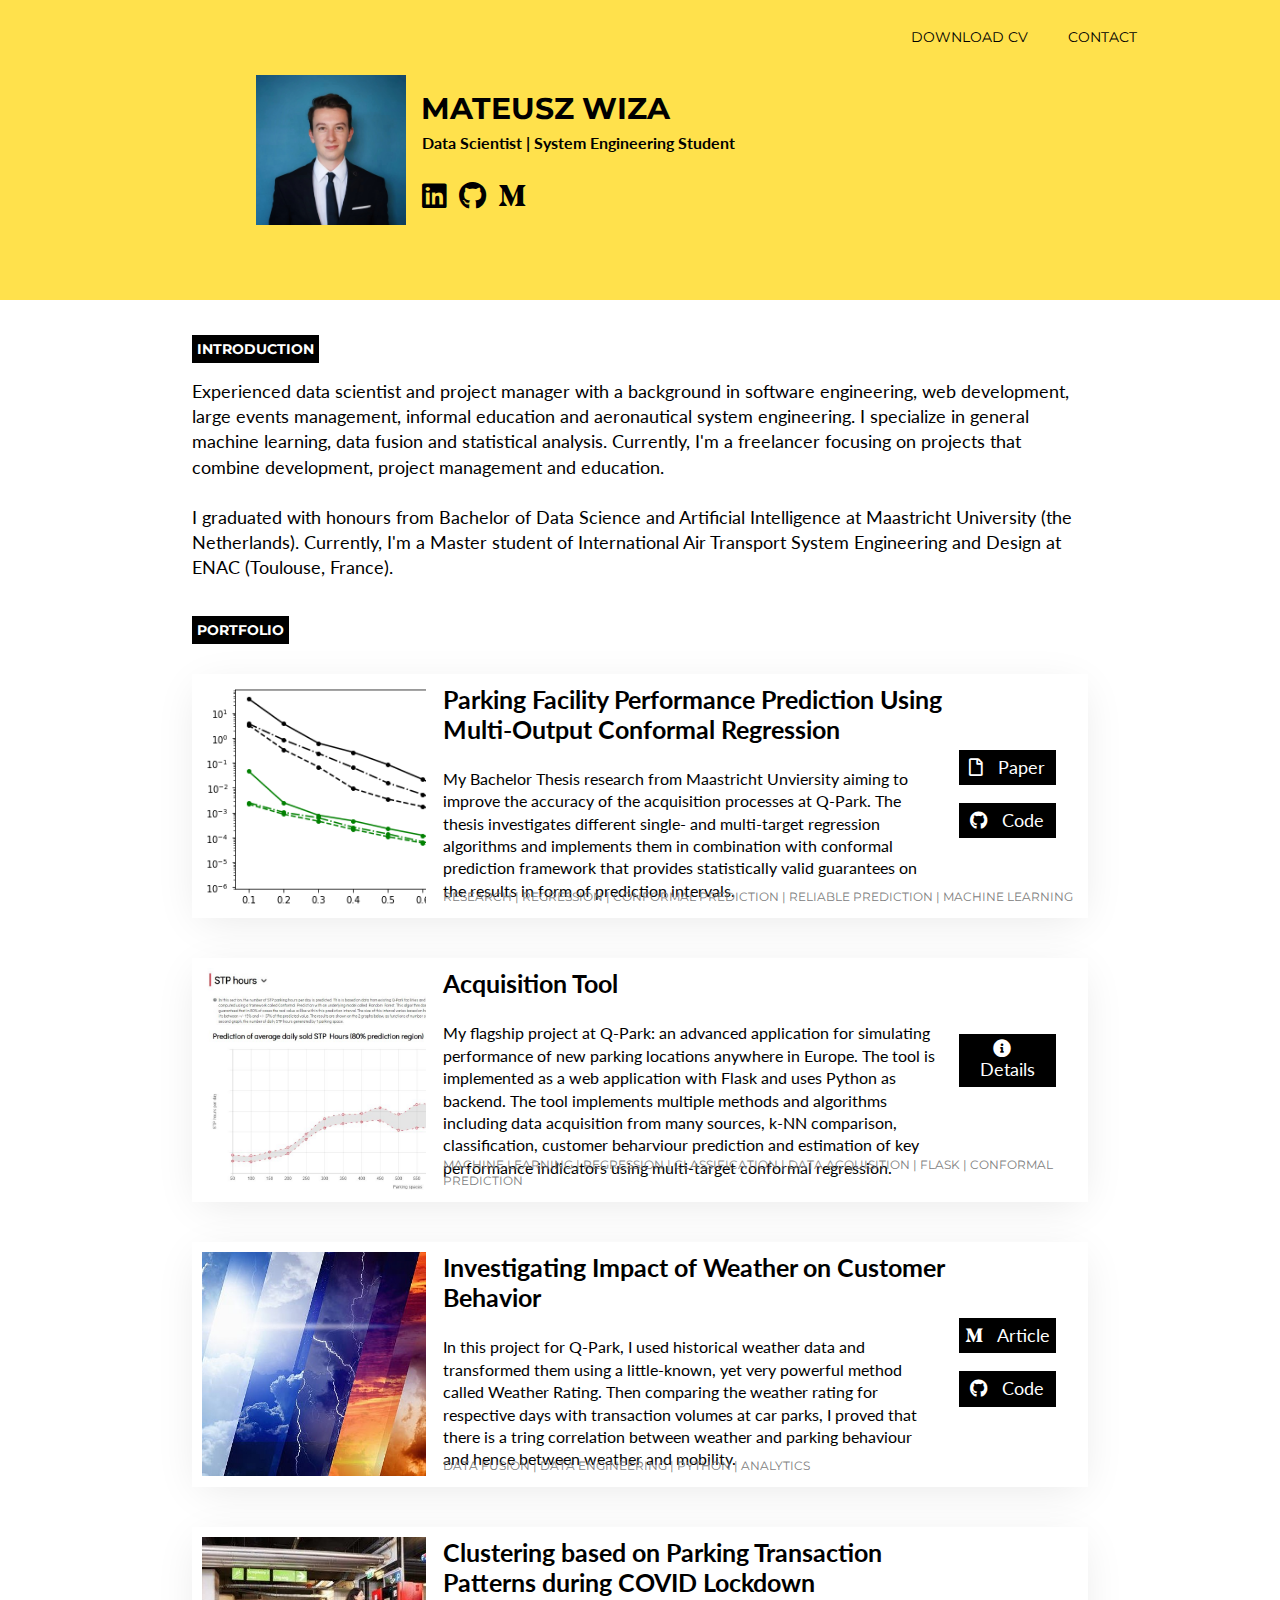
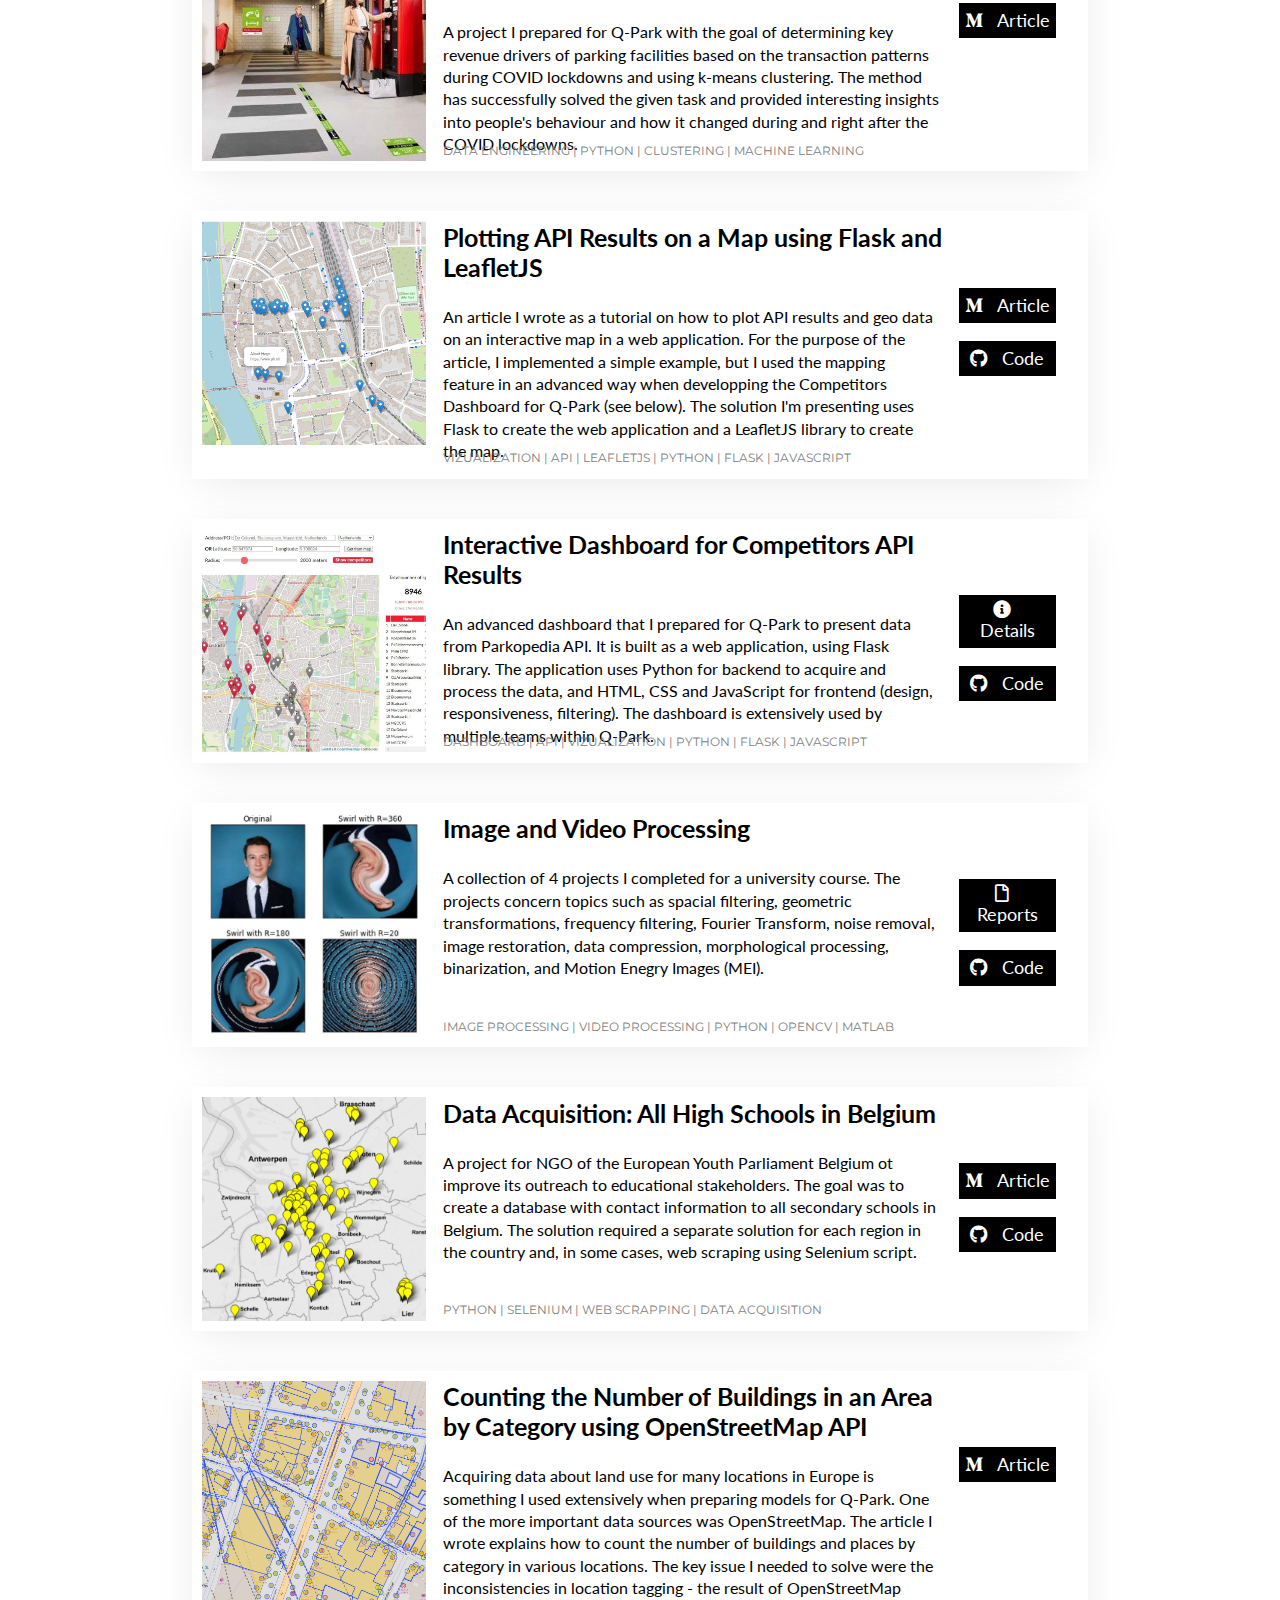
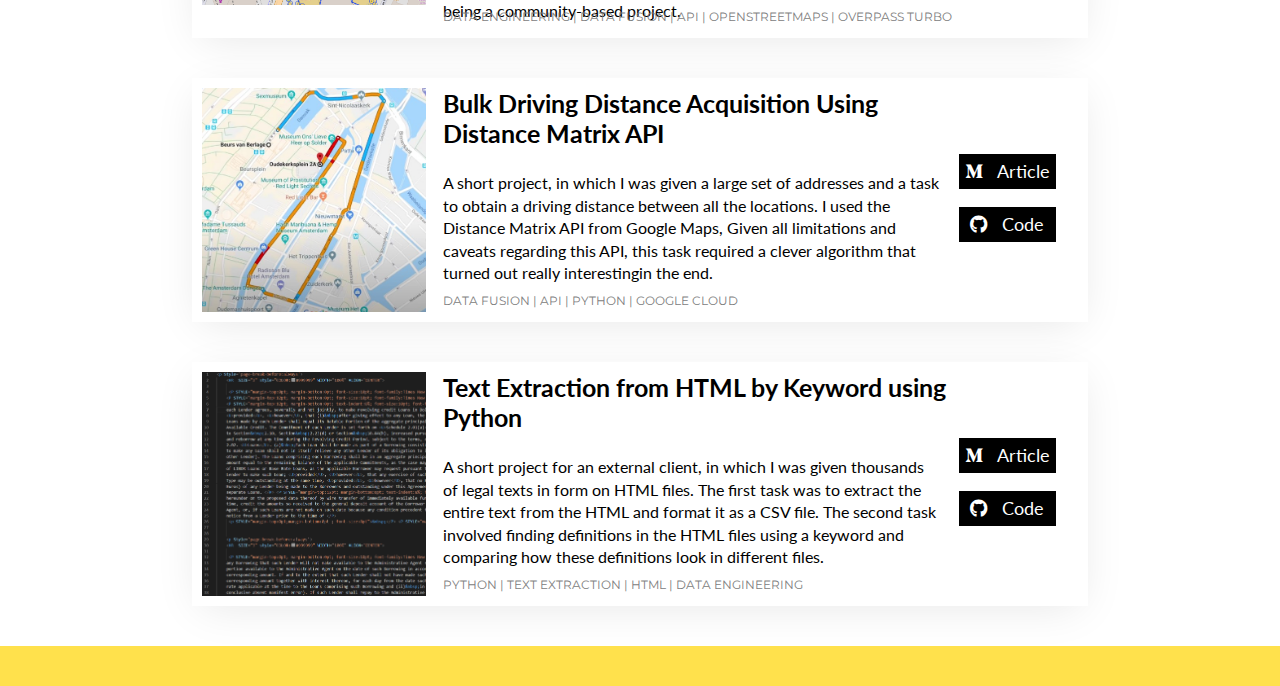
<file: index.html>
<html>
<head>
    <link rel="stylesheet" href="style.css">
    <link rel="stylesheet" type="text/css" href="https://fonts.googleapis.com/css?family=Lato" />
    <link rel="stylesheet" type="text/css" href="https://fonts.googleapis.com/css?family=Montserrat" />
    <link rel="stylesheet" href="fontawesome/css/all.css">

    <title>Mateusz Wiza - Personal Page</title>

    <!-- Global site tag (gtag.js) - Google Analytics -->
    <script async src="https://www.googletagmanager.com/gtag/js?id=G-FQYPEJX5HQ"></script>
    <script>
        window.dataLayer = window.dataLayer || [];
        function gtag(){dataLayer.push(arguments);}
        gtag('js', new Date());

        gtag('config', 'G-FQYPEJX5HQ');
    </script>
</head>
<body>
    <div id="header">
        <div id="header-menu">
            <div class="hm-item"><a href='docs/Mateusz WIZA - CV.pdf'>DOWNLOAD CV</a></div>
            <div class="hm-item"><a href='contact.html'>CONTACT</a></div>
            <div id="hm-item-last"></div>
        </div>
        <img src="media/profile.jpeg" id="profile-img"/>
        <div id="header-content">
            <div id="name">MATEUSZ WIZA</div>
            <div id="prof">Data Scientist | System Engineering Student</div>
            <div id="icons">
                <a href="https://www.linkedin.com/in/mateusz-wiza/" target="blank"><i class="fab fa-linkedin"></i></a>
                <a href="https://github.com/mateuszwiza" target="blank"><i class="fab fa-github"></i></a>
                <a href="https://mateuszwiza.medium.com/" target="blank"><i class="fab fa-medium-m"></i></a>
            </div>
        </div>
    </div>

    <div id="content">
        
        <div class="section">
            <div class="section-title">INTRODUCTION</div><br>
            <p>
                Experienced data scientist and project manager with a background in software engineering, web development, large events management, informal education and aeronautical system engineering. I specialize in general machine learning, data fusion and statistical analysis. Currently, I'm a freelancer focusing on projects that combine development, project management and education.
            </br></br>
                I graduated with honours from Bachelor of Data Science and Artificial Intelligence at Maastricht University (the Netherlands). 
                Currently, I'm a Master student of International Air Transport System Engineering and Design at ENAC (Toulouse, France).
            
            </p>
        </div>
        
        <div class="section">
            <div class="section-title">PORTFOLIO</div><br>

            <!--THESIS-->
            <div class="project">
                <div class="project-img"><img src="media/thesis.png"/></div>
                <div class="project-right">
                    <div class="project-content">
                        <div class="project-title">Parking Facility Performance Prediction Using Multi-Output Conformal Regression</div>
                        <div class="project-desc">
                            <p>
                                My Bachelor Thesis research from Maastricht Unviersity aiming to improve the accuracy of the acquisition processes
                                at Q-Park. The thesis investigates different single- and multi-target regression algorithms and implements them
                                in combination with conformal prediction framework that provides statistically valid guarantees on the results 
                                in form of prediction intervals.
                            </p>
                        </div>
                        <div class="project-tags">
                            <p>RESEARCH | REGRESSION | CONFORMAL PREDICTION | RELIABLE PREDICTION | MACHINE LEARNING</p>
                        </div>
                    </div>
                    <div class="project-links">
                        <a href="paper.html"><p><i class="far fa-file"></i></i> Paper</p></a>
                        <a href="https://github.com/mateuszwiza/mtcp" target="blank"><p><i class="fab fa-github"></i> Code</p></a>
                    </div>
                </div>
            </div>

            <!--ACQUISITION TOOL-->
            <div class="project">
                <div class="project-img"><img src="media/at_cover.jpg"/></div>
                <div class="project-right">
                    <div class="project-content">
                        <div class="project-title">Acquisition Tool</div>
                        <div class="project-desc">
                            <p>
                                My flagship project at Q-Park: an advanced application for simulating performance of new parking locations
                                anywhere in Europe. The tool is implemented as a web application with Flask and uses Python as backend. The
                                tool implements multiple methods and algorithms including data acquisition from many sources, k-NN comparison,
                                classification, customer beharviour prediction and estimation of key performance indicators using multi-target
                                conformal regression.
                            </p>
                        </div>
                        <div class="project-tags">
                            <p>MACHINE LEARNING | REGRESSION | CLASSIFICATION | DATA ACQUISITION | FLASK | CONFORMAL PREDICTION</p>
                        </div>
                    </div>
                    <div class="project-links">
                        <a href="at.html"><p><i class="fas fa-info-circle"></i> Details</p></a>
                    </div>
                </div>
            </div>

            <!--WEATHER-->
            <div class="project">
                <div class="project-img"><img src="media/weather.jpeg"/></div>
                <div class="project-right">
                    <div class="project-content">
                        <div class="project-title">Investigating Impact of Weather on Customer Behavior</div>
                        <div class="project-desc">
                            <p>
                                In this project for Q-Park, I used historical weather data and transformed them using a little-known,
                                yet very powerful method called Weather Rating. Then comparing the weather rating for respective days
                                with transaction volumes at car parks, I proved that there is a tring correlation between weather and
                                parking behaviour and hence between weather and mobility.
                            </p>
                        </div>
                        <div class="project-tags">
                            <p>DATA FUSION | DATA ENGINEERING | PYTHON | ANALYTICS</p>
                        </div>
                    </div>
                    <div class="project-links">
                        <a href="https://mateuszwiza.medium.com/investigating-impact-of-weather-on-customer-behavior-7160dd531cf" target="blank"><p><i class="fab fa-medium-m"></i> Article</p></a>
                        <a href="https://github.com/mateuszwiza/weather-rating" target="blank"><p><i class="fab fa-github"></i> Code</p></a>
                    </div>
                </div>
            </div>

            <!--COVID CLUSTERING-->
            <div class="project">
                <div class="project-img"><img src="media/project_covid.jpg"/></div>
                <div class="project-right">
                    <div class="project-content">
                        <div class="project-title">Clustering based on Parking Transaction Patterns during COVID Lockdown</div>
                        <div class="project-desc">
                            <p>
                                A project I prepared for Q-Park with the goal of determining key revenue drivers of parking facilities
                                based on the transaction patterns during COVID lockdowns and using k-means clustering. The method has successfully 
                                solved the given task and provided interesting insights into people's behaviour and how it changed during and right
                                after the COVID lockdowns.
                            </p>
                        </div>
                        <div class="project-tags">
                            <p>DATA ENGINEERING | PYTHON | CLUSTERING | MACHINE LEARNING</p>
                        </div>
                    </div>
                    <div class="project-links">
                        <a href="https://mateuszwiza.medium.com/clustering-based-on-transaction-patterns-during-covid-lockdown-f14ecbec9d39" target="blank"><p><i class="fab fa-medium-m"></i> Article</p></a>
                    </div>
                </div>
            </div>

            <!--MAPPING API RESULTS-->
            <div class="project">
                <div class="project-img"><img src="media/map.png"/></div>
                <div class="project-right">
                    <div class="project-content">
                        <div class="project-title">Plotting API Results on a Map using Flask and LeafletJS</div>
                        <div class="project-desc">
                            <p>
                                An article I wrote as a tutorial on how to plot API results and geo data on an interactive map in a web application.
                                For the purpose of the article, I implemented a simple example, but I used the mapping feature in an advanced way when 
                                developping the Competitors Dashboard for Q-Park (see below). The solution I'm presenting uses Flask to create the web
                                application and a LeafletJS library to create the map.
                            </p>
                        </div>
                        <div class="project-tags">
                            <p>VIZUALIZATION | API | LEAFLETJS | PYTHON | FLASK | JAVASCRIPT</p>
                        </div>
                    </div>
                    <div class="project-links">
                        <a href="https://mateuszwiza.medium.com/plotting-api-results-on-a-map-using-flask-and-leafletjs-2cf2d3cc660b" target="blank"><p><i class="fab fa-medium-m"></i> Article</p></a>
                        <a href="https://github.com/mateuszwiza/mapping-api-results" target="blank"><p><i class="fab fa-github"></i> Code</p></a>
                    </div>
                </div>
            </div>

            <!--COMPETITORS DASHBOARD-->
            <div class="project">
                <div class="project-img"><img src="media/cd.jpg"/></div>
                <div class="project-right">
                    <div class="project-content">
                        <div class="project-title">Interactive Dashboard for Competitors API Results</div>
                        <div class="project-desc">
                            <p>
                                An advanced dashboard that I prepared for Q-Park to present data from Parkopedia API. It is built as a web
                                application, using Flask library. The application uses Python for backend to acquire and process the data, and 
                                HTML, CSS and JavaScript for frontend (design, responsiveness, filtering). The dashboard is extensively used by
                                multiple teams within Q-Park.
                            </p>
                        </div>
                        <div class="project-tags">
                            <p>DASHBOARD | API | VIZUALIZATION | PYTHON | FLASK | JAVASCRIPT</p>
                        </div>
                    </div>
                    <div class="project-links">
                        <a href="cd.html"><p><i class="fas fa-info-circle"></i> Details</p></a>
                        <a href="https://github.com/mateuszwiza/competitors-dashboard-os" target="blank"><p><i class="fab fa-github"></i> Code</p></a>
                    </div>
                </div>
            </div>

            <!--IVP-->
            <div class="project">
                <div class="project-img"><img src="media/ivp_cover.jpg"/></div>
                <div class="project-right">
                    <div class="project-content">
                        <div class="project-title">Image and Video Processing</div>
                        <div class="project-desc">
                            <p>
                                A collection of 4 projects I completed for a university course. The projects concern topics such as 
                                spacial filtering, geometric transformations, frequency filtering, Fourier Transform, noise removal,
                                image restoration, data compression, morphological processing, binarization, and Motion Enegry Images (MEI).
                            </p>
                        </div>
                        <div class="project-tags">
                            <p>IMAGE PROCESSING | VIDEO PROCESSING | PYTHON | OPENCV | MATLAB</p>
                        </div>
                    </div>
                    <div class="project-links">
                        <a href="ivp.html"><p><i class="far fa-file"></i></i> Reports</p></a>
                        <a href="https://github.com/mateuszwiza/image-processing-medley" target="blank"><p><i class="fab fa-github"></i> Code</p></a>
                    </div>
                </div>
            </div>

            <!--SCHOOLS-->
            <div class="project">
                <div class="project-img"><img src="media/schools.png"/></div>
                <div class="project-right">
                    <div class="project-content">
                        <div class="project-title">Data Acquisition: All High Schools in Belgium</div>
                        <div class="project-desc">
                            <p>
                                A project for NGO of the European Youth Parliament Belgium ot improve its outreach to educational stakeholders.
                                The goal was to create a database with contact information to all secondary schools in Belgium. The solution required
                                a separate solution for each region in the country and, in some cases, web scraping using Selenium script.
                            </p>
                        </div>
                        <div class="project-tags">
                            <p>PYTHON | SELENIUM | WEB SCRAPPING | DATA ACQUISITION</p>
                        </div>
                    </div>
                    <div class="project-links">
                        <a href="https://mateuszwiza.medium.com/data-acquisition-all-high-schools-in-belgium-568be85504b3" target="blank"><p><i class="fab fa-medium-m"></i> Article</p></a>
                        <a href="https://github.com/mateuszwiza/schools-scrapping" target="blank"><p><i class="fab fa-github"></i> Code</p></a>
                    </div>
                </div>
            </div>

            <!--OSM-->
            <div class="project">
                <div class="project-img"><img src="media/osm.png"/></div>
                <div class="project-right">
                    <div class="project-content">
                        <div class="project-title">Counting the Number of Buildings in an Area by Category using OpenStreetMap API</div>
                        <div class="project-desc">
                            <p>
                                Acquiring data about land use for many locations in Europe is something I used extensively when preparing models
                                for Q-Park. One of the more important data sources was OpenStreetMap. The article I wrote explains how to count 
                                the number of buildings and places by category in various locations. The key issue I needed to solve were the inconsistencies
                                in location tagging - the result of OpenStreetMap being a community-based project.
                                
                            </p>
                        </div>
                        <div class="project-tags">
                            <p>DATA ENGINEERING | DATA FUSION | API | OPENSTREETMAPS | OVERPASS TURBO</p>
                        </div>
                    </div>
                    <div class="project-links">
                        <a href="https://mateuszwiza.medium.com/how-to-count-the-number-of-buildings-in-an-area-by-category-using-openstreetmap-api-7163d77289e9" target="blank"><p><i class="fab fa-medium-m"></i> Article</p></a>
                    </div>
                </div>
            </div>

            <!--DRIVING DISTANCE-->
            <div class="project">
                <div class="project-img"><img src="media/driving.png"/></div>
                <div class="project-right">
                    <div class="project-content">
                        <div class="project-title">Bulk Driving Distance Acquisition Using Distance Matrix API</div>
                        <div class="project-desc">
                            <p>
                                A short project, in which I was given a large set of addresses and a task to obtain a driving distance between
                                all the locations. I used the Distance Matrix API from Google Maps, Given all limitations and 
                                caveats regarding this API, this task required a clever algorithm that turned out really interestingin the end.
                            </p>
                        </div>
                        <div class="project-tags">
                            <p>DATA FUSION | API | PYTHON | GOOGLE CLOUD</p>
                        </div>
                    </div>
                    <div class="project-links">
                        <a href="https://mateuszwiza.medium.com/get-driving-distance-between-multiple-points-using-google-maps-distance-matrix-api-32b6feaa0d18" target="blank"><p><i class="fab fa-medium-m"></i> Article</p></a>
                        <a href="https://github.com/mateuszwiza/driving-distance" target="blank"><p><i class="fab fa-github"></i> Code</p></a>
                    </div>
                </div>
            </div>

            <!--HTML TEXT EXTRACTION-->
            <div class="project">
                <div class="project-img"><img src="media/html.png"/></div>
                <div class="project-right">
                    <div class="project-content">
                        <div class="project-title">Text Extraction from HTML by Keyword using Python</div>
                        <div class="project-desc">
                            <p>
                                A short project for an external client, in which I was given thousands of legal texts in form on HTML files.
                                The first task was to extract the entire text from the HTML and format it as a CSV file. The second task involved
                                finding definitions in the HTML files using a keyword and comparing how these definitions look in different files.
                            </p>
                        </div>
                        <div class="project-tags">
                            <p>PYTHON | TEXT EXTRACTION | HTML | DATA ENGINEERING</p>
                        </div>
                    </div>
                    <div class="project-links">
                        <a href="https://mateuszwiza.medium.com/text-extraction-from-html-by-keyword-using-python-6b4b5bc1364e" target="blank"><p><i class="fab fa-medium-m"></i> Article</p></a>
                        <a href="https://github.com/mateuszwiza/html-text-extraction" target="blank"><p><i class="fab fa-github"></i> Code</p></a>
                    </div>
                </div>
            </div>

            
            
        </div>
    </div>

    <div id="footer">

    </div>
</body>

</html>
</file>
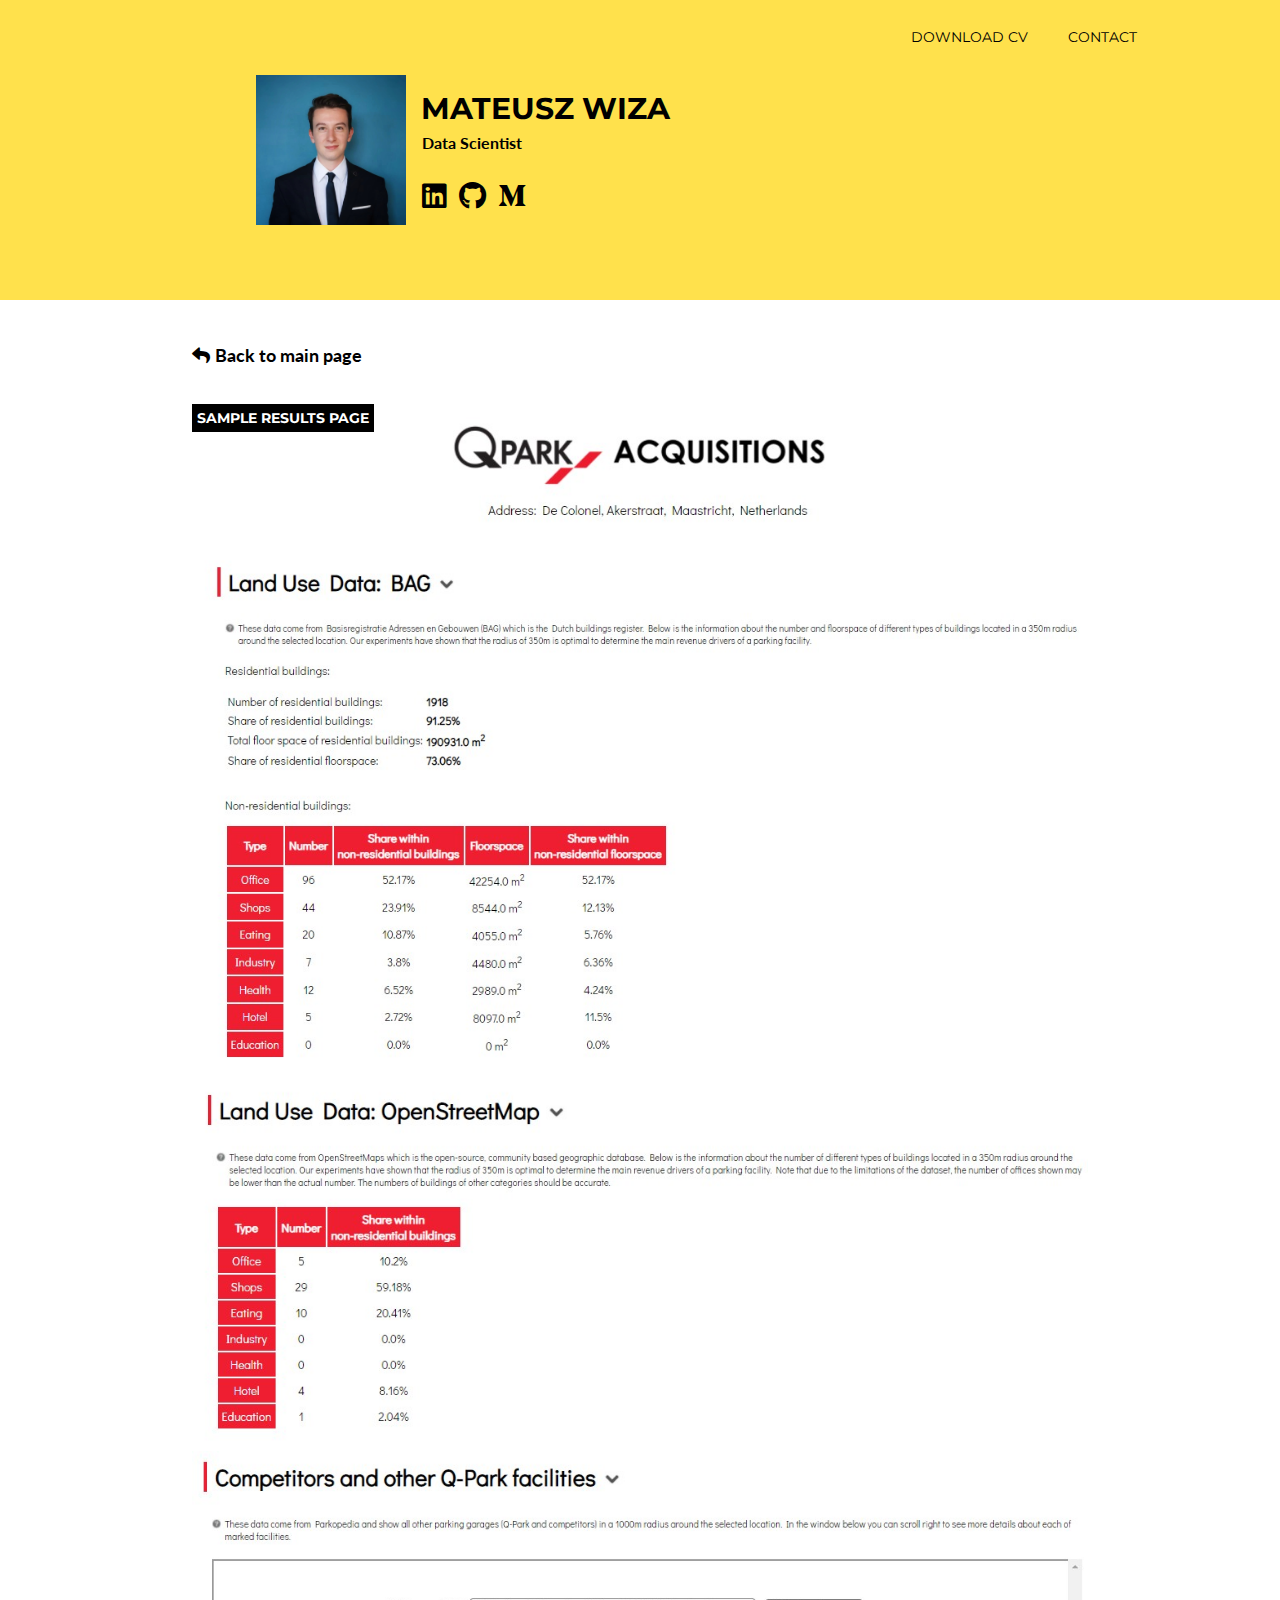
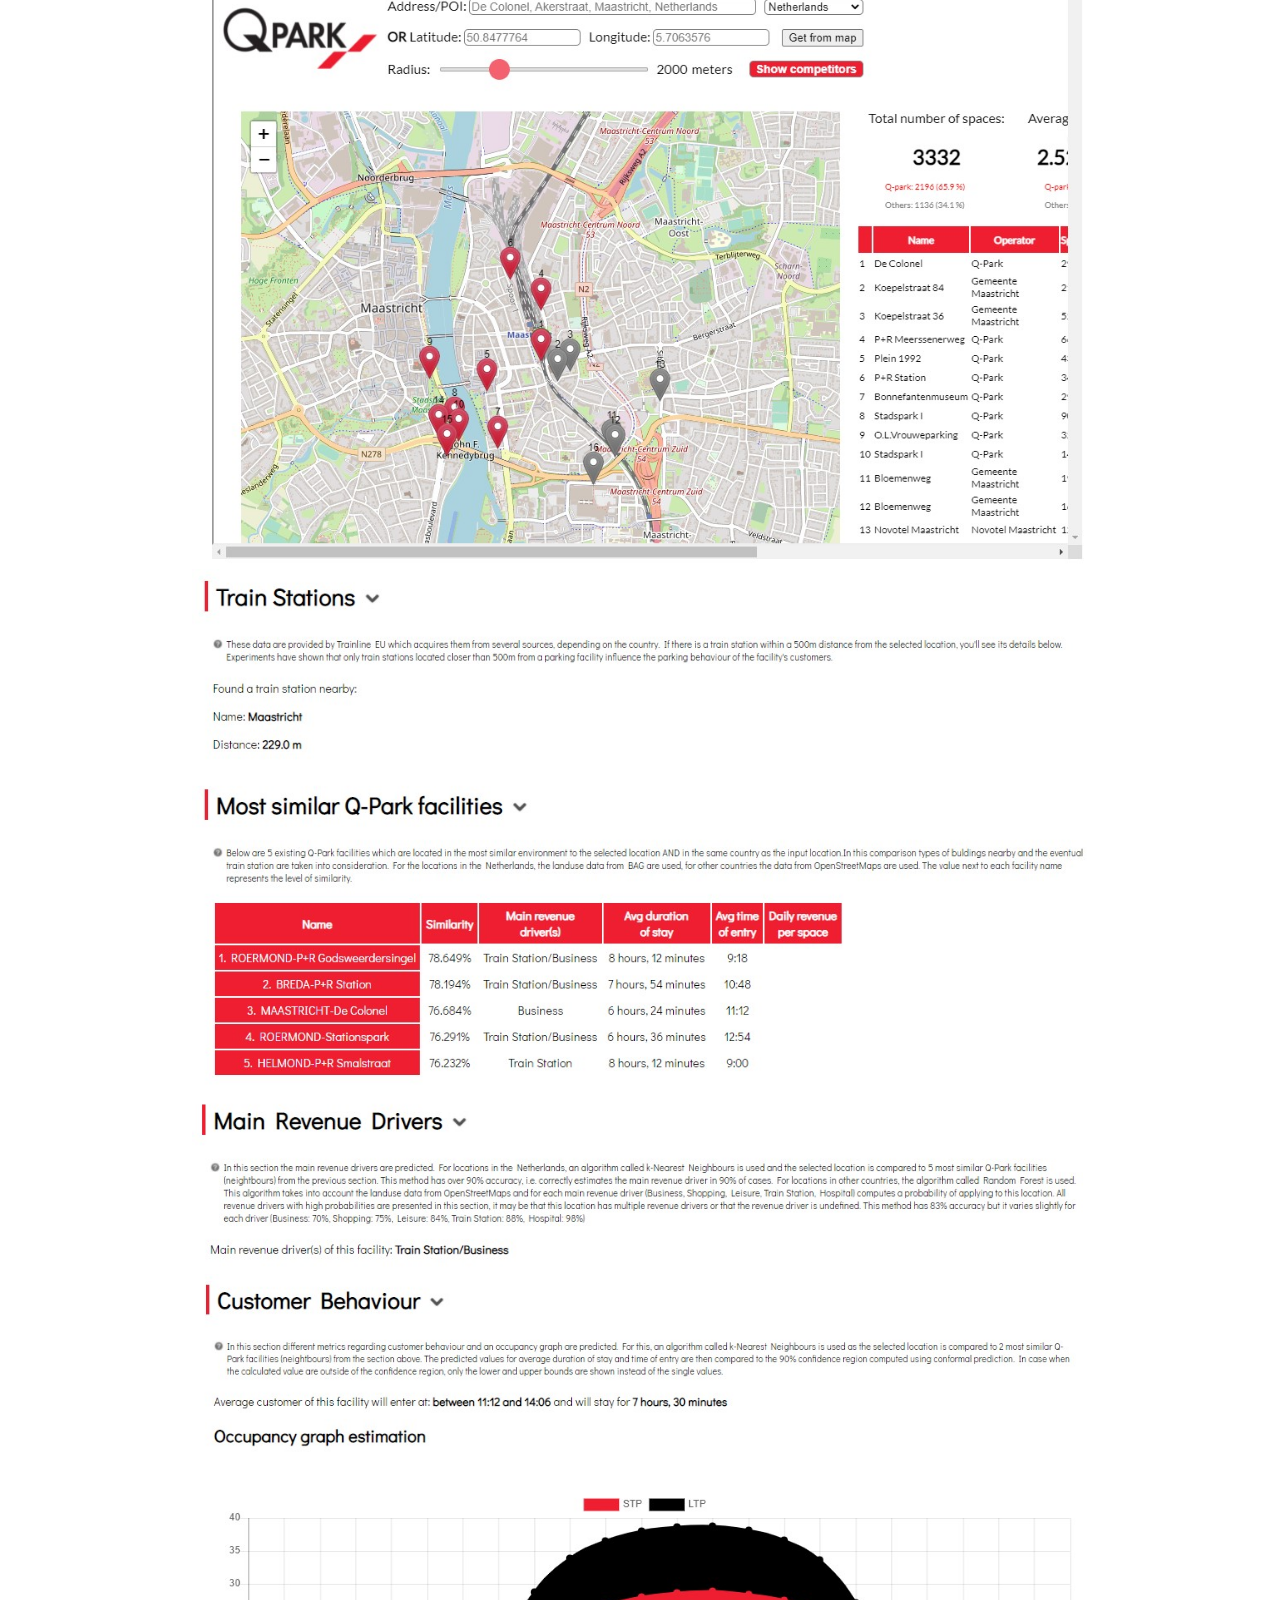
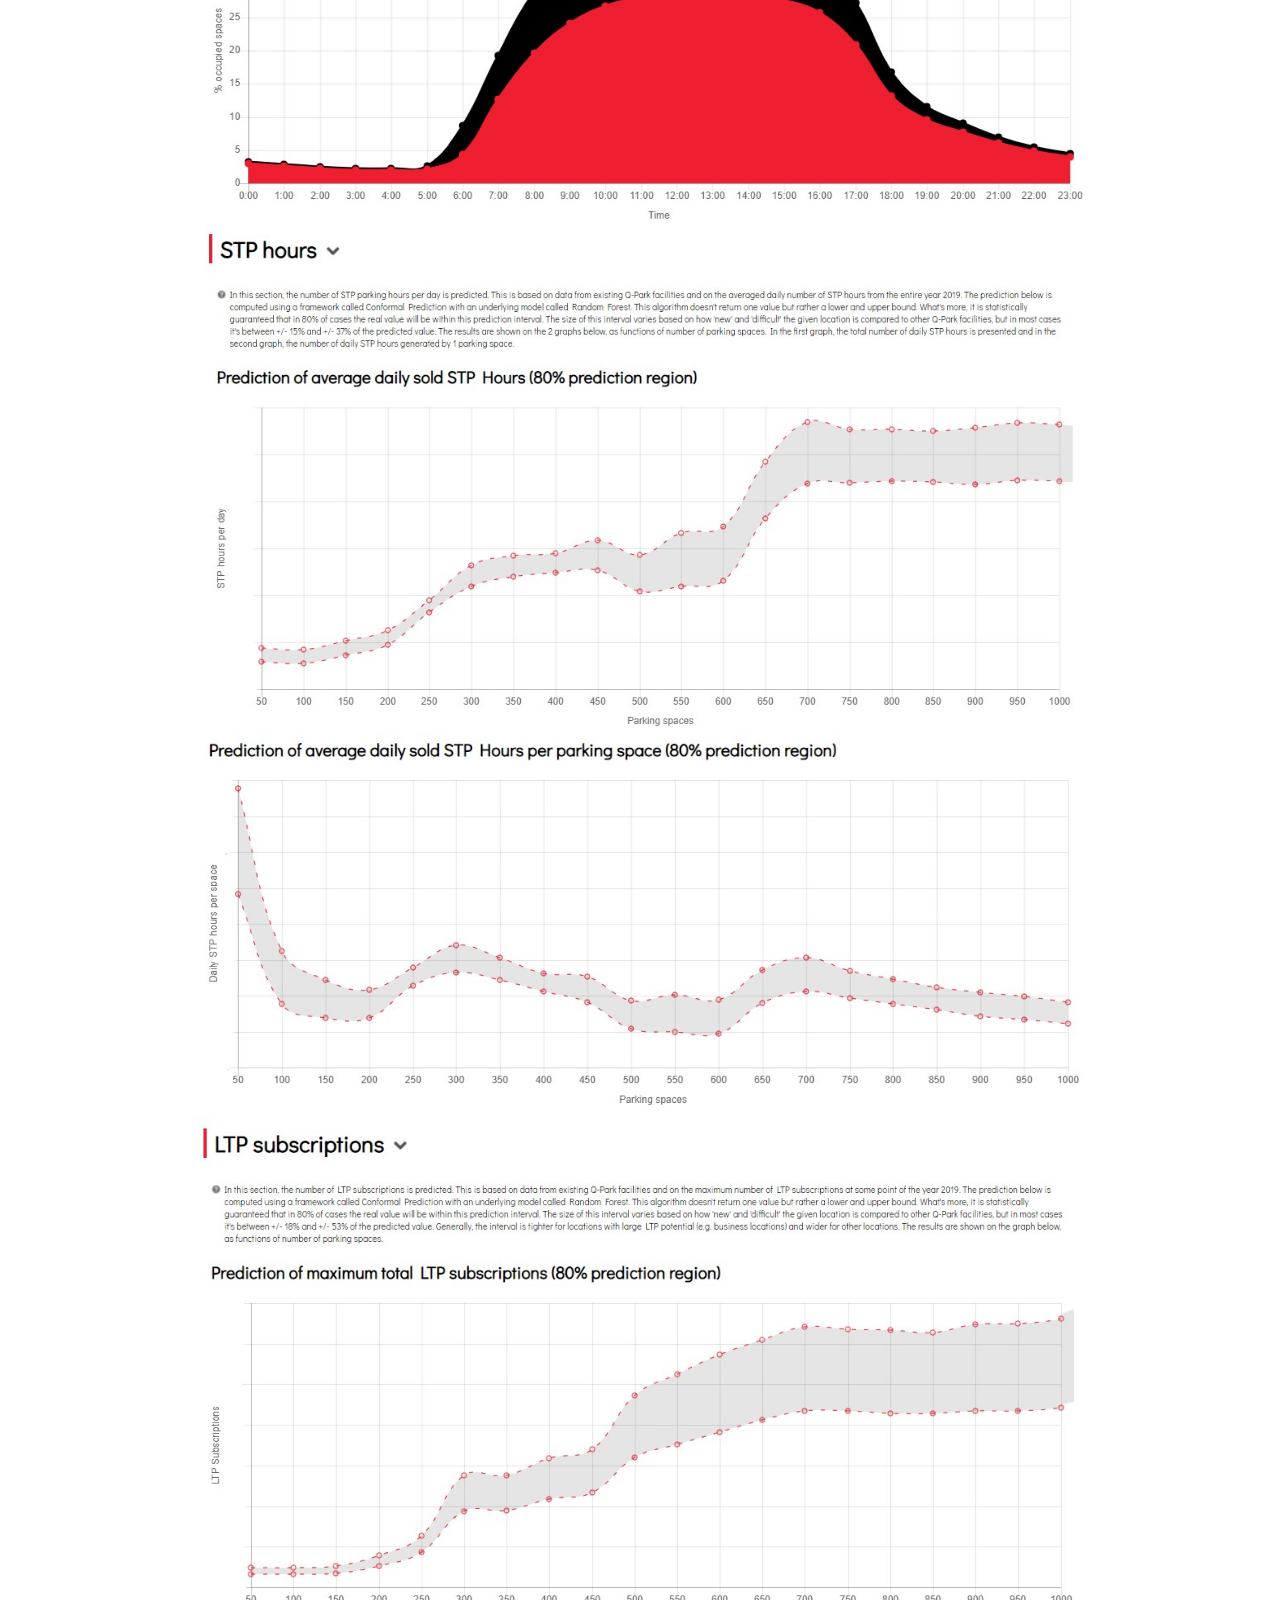
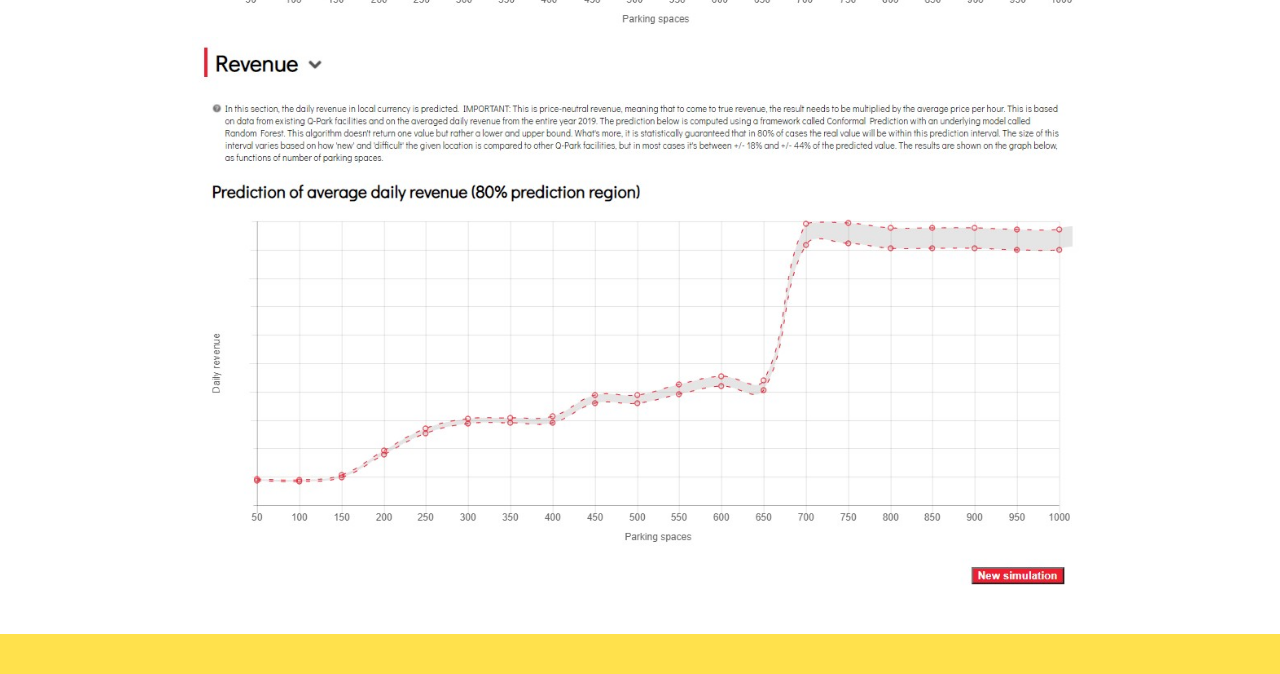
<file: at.html>
<html>
<head>
    <link rel="stylesheet" href="style.css">
    <link rel="stylesheet" type="text/css" href="https://fonts.googleapis.com/css?family=Lato" />
    <link rel="stylesheet" type="text/css" href="https://fonts.googleapis.com/css?family=Montserrat" />
    <link rel="stylesheet" href="fontawesome/css/all.css">
</head>
<body>
    <div id="header">
        <div id="header-menu">
            <div class="hm-item"><a href='docs/Mateusz_Wiza_-_Data_Scientist.pdf'>DOWNLOAD CV</a></div>
            <div class="hm-item"><a href='contact.html'>CONTACT</a></div>
            <div id="hm-item-last"></div>
        </div>
        <img src="media/profile.jpeg" id="profile-img"/>
        <div id="header-content">
            <div id="name">MATEUSZ WIZA</div>
            <div id="prof">Data Scientist</div>
            <div id="icons">
                <a href="https://www.linkedin.com/in/mateusz-wiza/" target="blank"><i class="fab fa-linkedin"></i></a>
                <a href="https://github.com/mateuszwiza" target="blank"><i class="fab fa-github"></i></a>
                <a href="https://mateuszwiza.medium.com/" target="blank"><i class="fab fa-medium-m"></i></a>
            </div>
        </div>
    </div>

    <div id="content">
        
        <div class="section">
            <a href="index.html" style="text-decoration: none; color: black;"><p><i class="fas fa-reply"></i> <b>Back to main page</b></p></a>
            <div class="section-title">SAMPLE RESULTS PAGE</div><br>

            <img src="media/at/at1.jpg" class="paper-img"/>
            <img src="media/at/at2.jpg" class="paper-img"/>
            <img src="media/at/at3.jpg" class="paper-img"/>
            <img src="media/at/at4.jpg" class="paper-img"/>
            <img src="media/at/at5.jpg" class="paper-img"/>
            <img src="media/at/at6.jpg" class="paper-img"/>
            <img src="media/at/at7.jpg" class="paper-img"/>
            <img src="media/at/at8.jpg" class="paper-img"/>
            <img src="media/at/at9.jpg" class="paper-img"/>
            <img src="media/at/at10.jpg" class="paper-img"/>
            
        </div>

    </div>

    <div id="footer">

    </div>
</body>

</html>
</file>
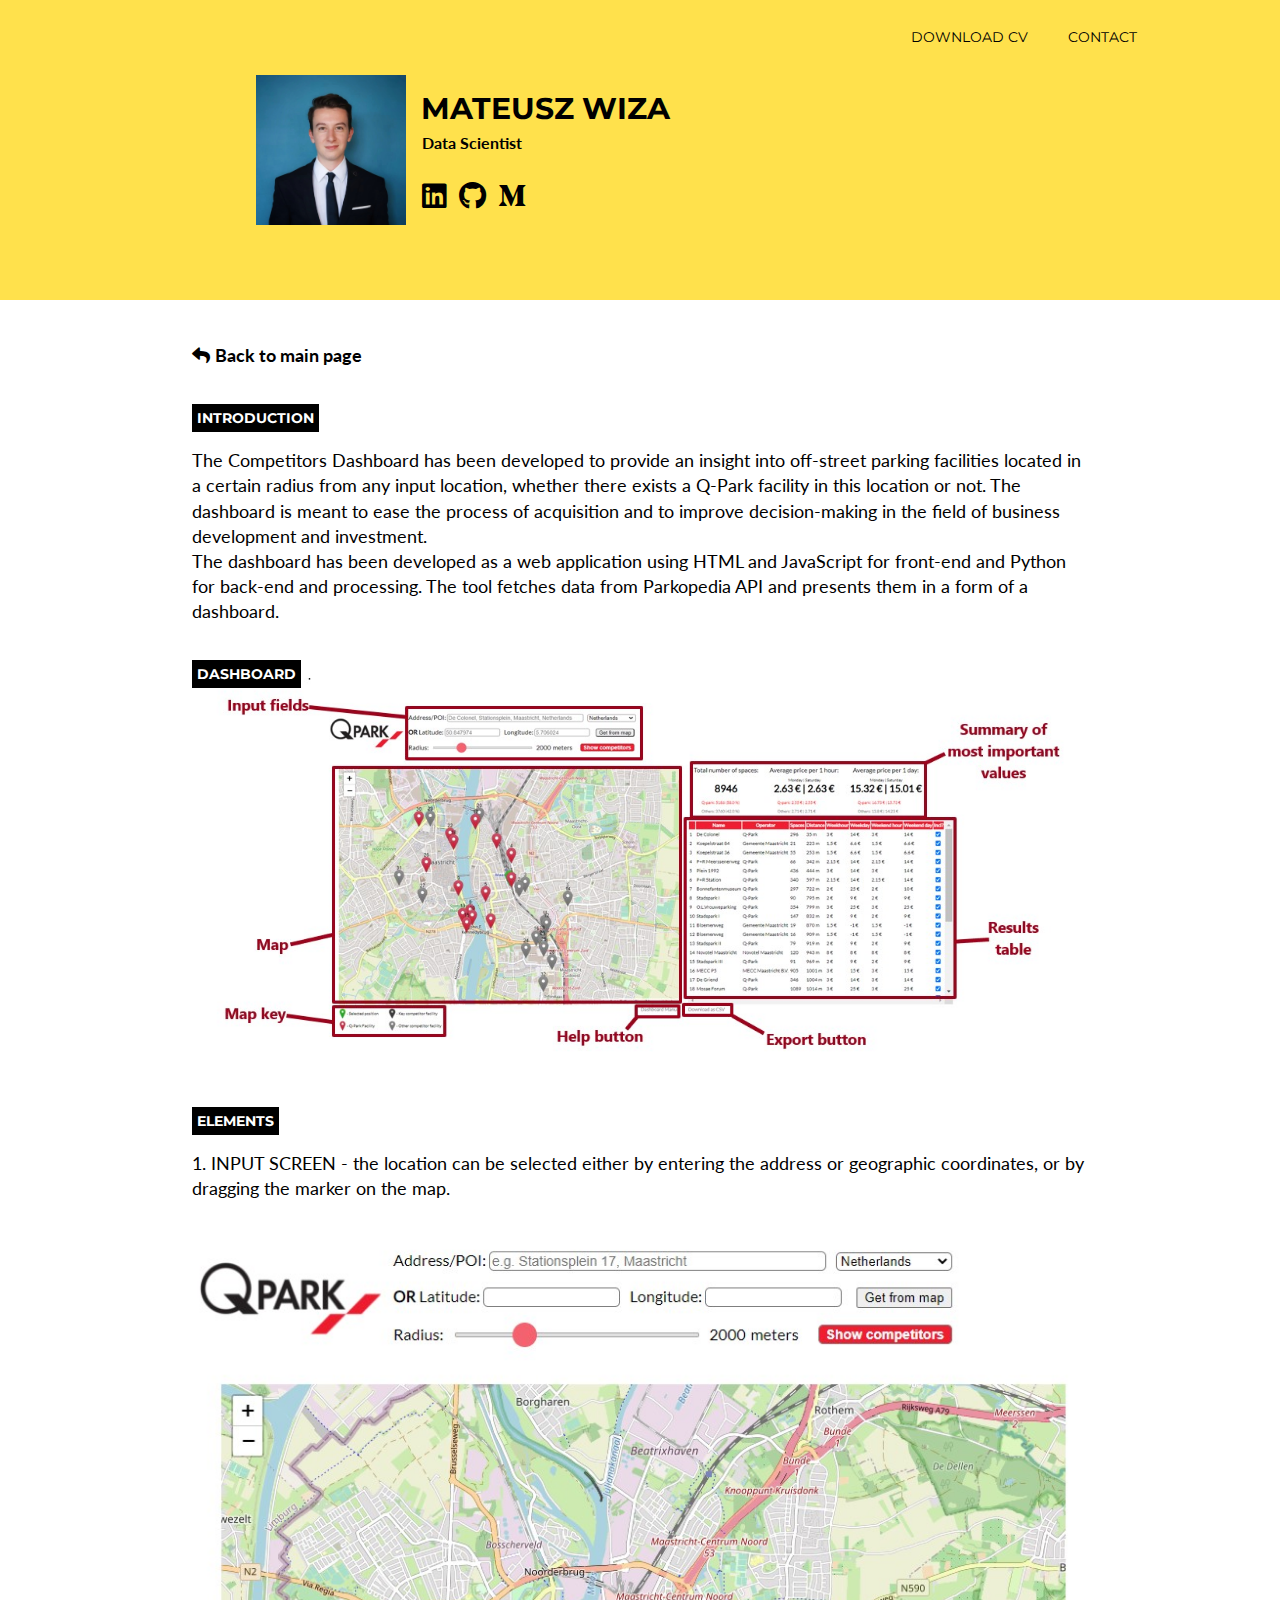
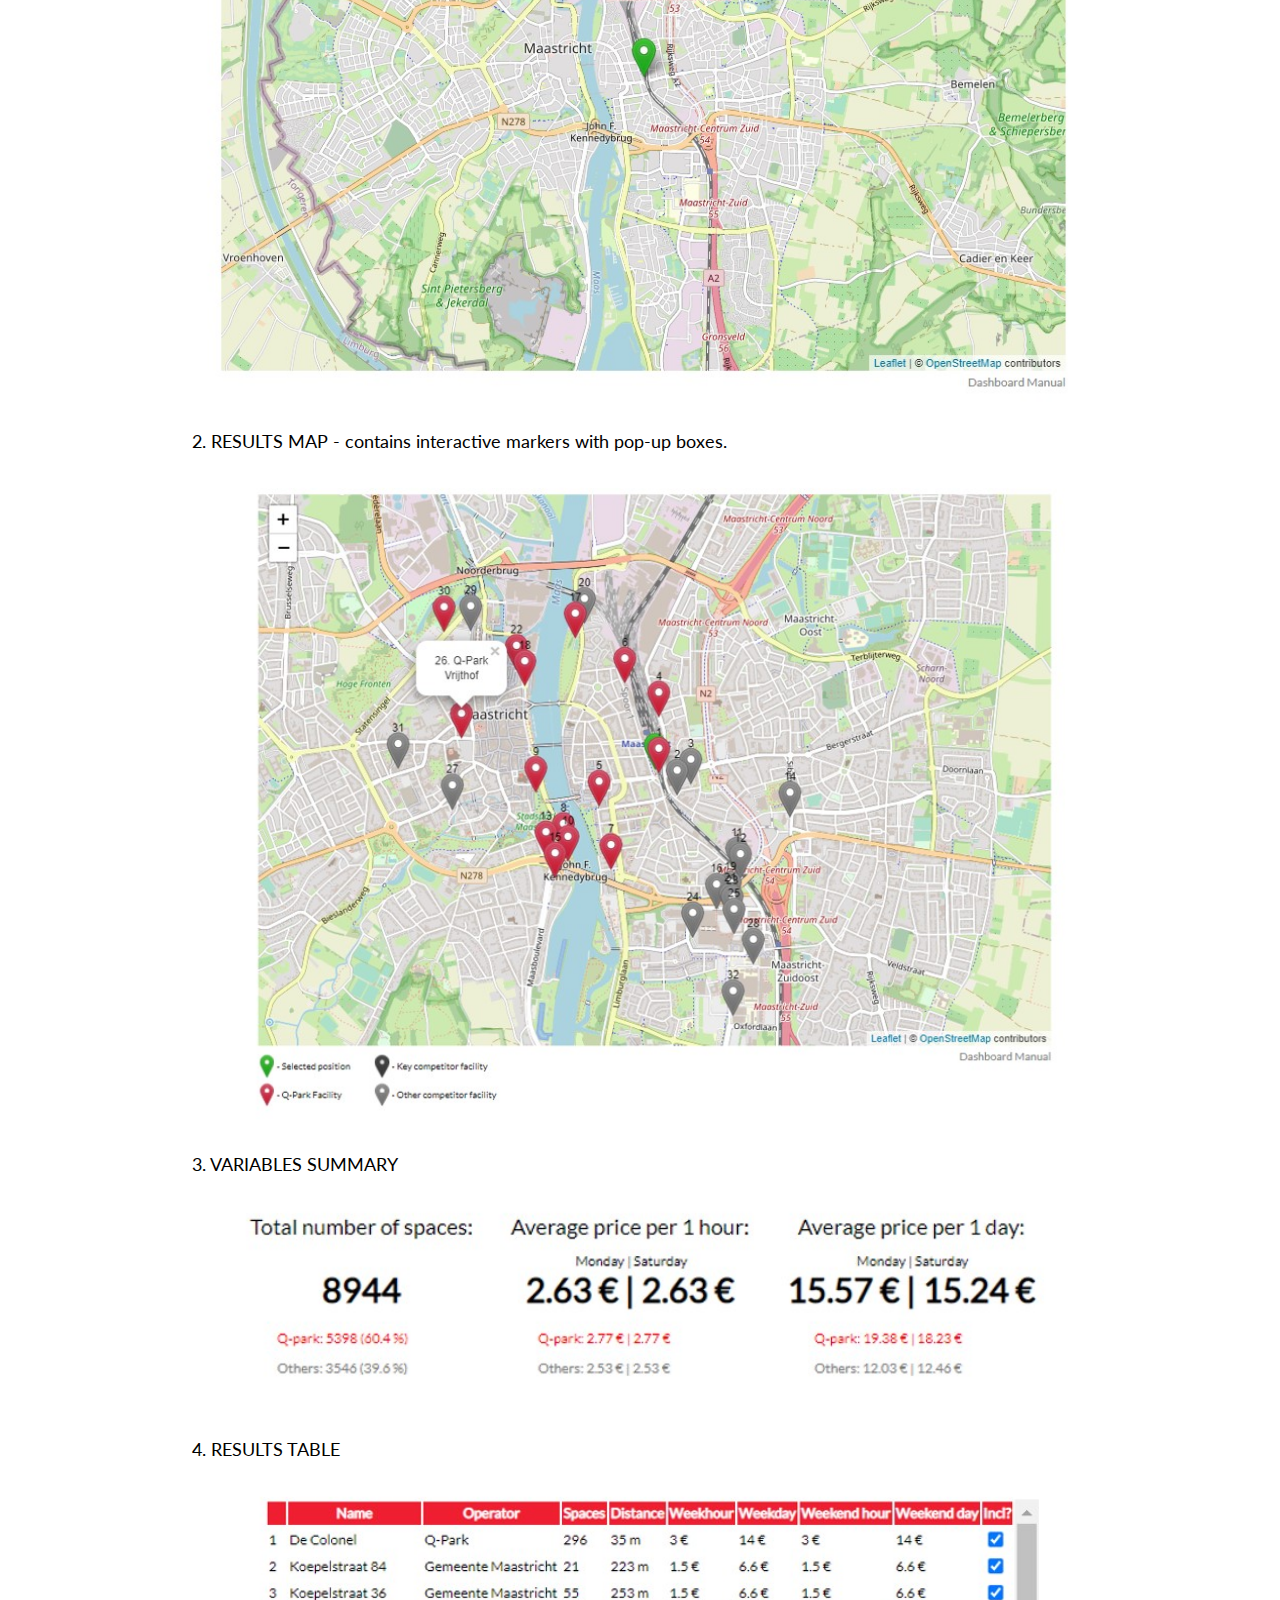
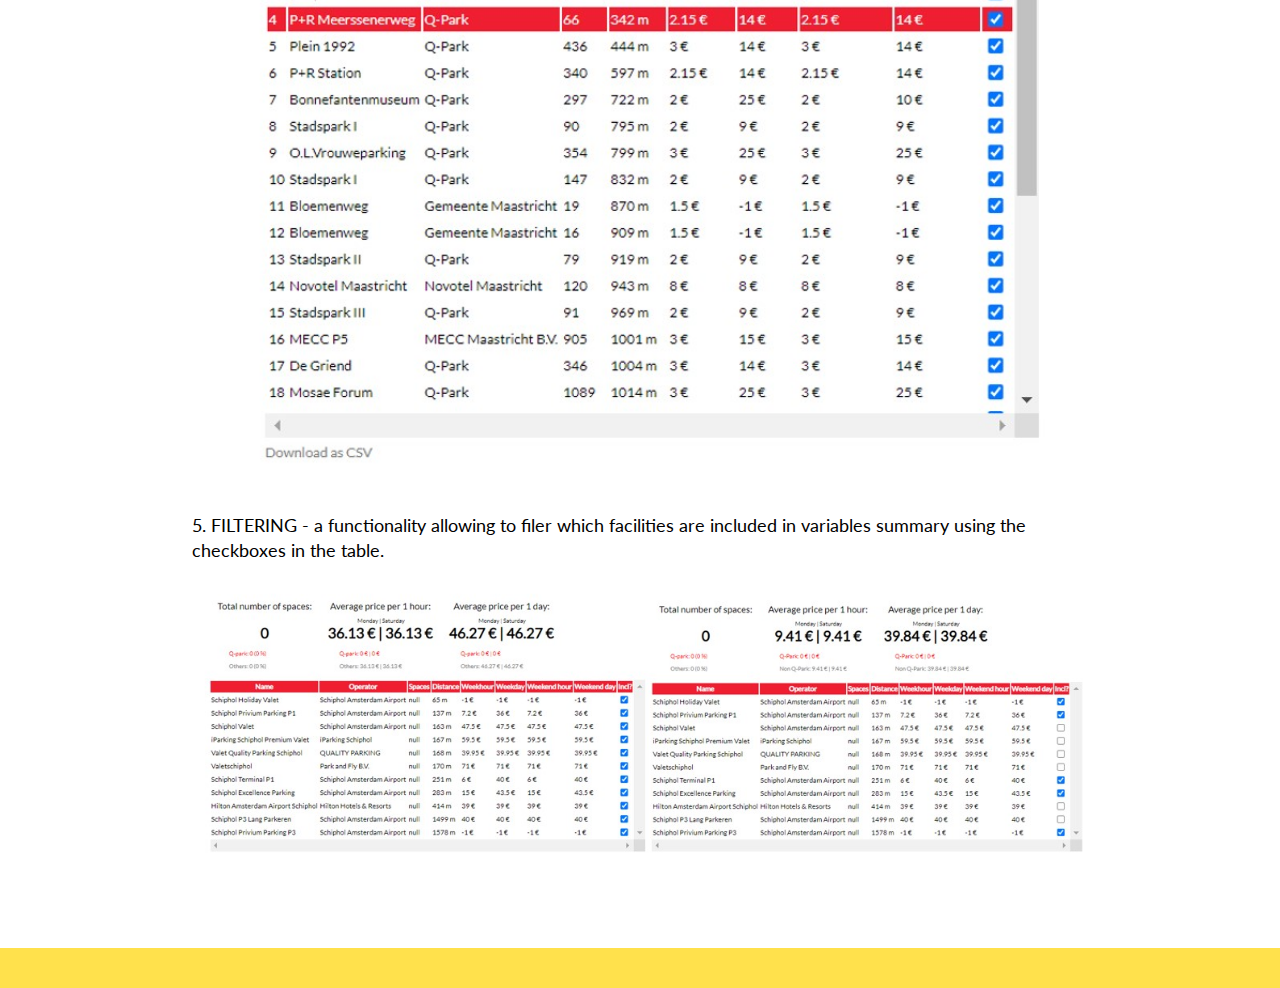
<file: cd.html>
<html>
<head>
    <link rel="stylesheet" href="style.css">
    <link rel="stylesheet" type="text/css" href="https://fonts.googleapis.com/css?family=Lato" />
    <link rel="stylesheet" type="text/css" href="https://fonts.googleapis.com/css?family=Montserrat" />
    <link rel="stylesheet" href="fontawesome/css/all.css">

    <title>Mateusz Wiza - Personal Page</title>
</head>
<body>
    <div id="header">
        <div id="header-menu">
            <div class="hm-item"><a href='docs/Mateusz_Wiza_-_Data_Scientist.pdf'>DOWNLOAD CV</a></div>
            <div class="hm-item"><a href='contact.html'>CONTACT</a></div>
            <div id="hm-item-last"></div>
        </div>
        <img src="media/profile.jpeg" id="profile-img"/>
        <div id="header-content">
            <div id="name">MATEUSZ WIZA</div>
            <div id="prof">Data Scientist</div>
            <div id="icons">
                <a href="https://www.linkedin.com/in/mateusz-wiza/" target="blank"><i class="fab fa-linkedin"></i></a>
                <a href="https://github.com/mateuszwiza" target="blank"><i class="fab fa-github"></i></a>
                <a href="https://mateuszwiza.medium.com/" target="blank"><i class="fab fa-medium-m"></i></a>
            </div>
        </div>
    </div>

    <div id="content">
        
        <div class="section">
            <a href="index.html" style="text-decoration: none; color: black;"><p><i class="fas fa-reply"></i> <b>Back to main page</b></p></a></br>
            <div class="section-title">INTRODUCTION</div><br>
            <p>
                The Competitors Dashboard has been developed to provide an insight into off-street parking facilities located in a certain radius from any 
                input location, whether there exists a Q-Park facility in this location or not. The dashboard is meant to ease the process of acquisition and 
                to improve decision-making in the field of business development and investment.</br> 
                The dashboard has been developed as a web application using HTML and JavaScript for front-end and Python for back-end and processing. The tool 
                fetches data from Parkopedia API and presents them in a form of a dashboard.
            </p>
        </div>

        <div class="section">
            <div class="section-title">DASHBOARD</div><br>
            <img src="media/cd/all.jpg" class="paper-img"/>
        </div>

        <div class="section">
            <div class="section-title">ELEMENTS</div><br>
            <p>1. INPUT SCREEN - the location can be selected either by entering the address or geographic coordinates, or by dragging the marker on the map.</p>
            <img src="media/cd/input.jpg" class="paper-img"/>
            <p>2. RESULTS MAP - contains interactive markers with pop-up boxes.</p>
            <img src="media/cd/map.jpg" class="paper-img"/>
            <p>3. VARIABLES SUMMARY</p>
            <img src="media/cd/summary.jpg" class="paper-img"/>
            <p>4. RESULTS TABLE</p>
            <img src="media/cd/table.jpg" class="paper-img"/>
            <p>5. FILTERING - a functionality allowing to filer which facilities are included in variables summary using the checkboxes in the table.</p>
            <img src="media/cd/filter.jpg" class="paper-img"/>
        </div>

    </div>

    <div id="footer">

    </div>
</body>

</html>
</file>
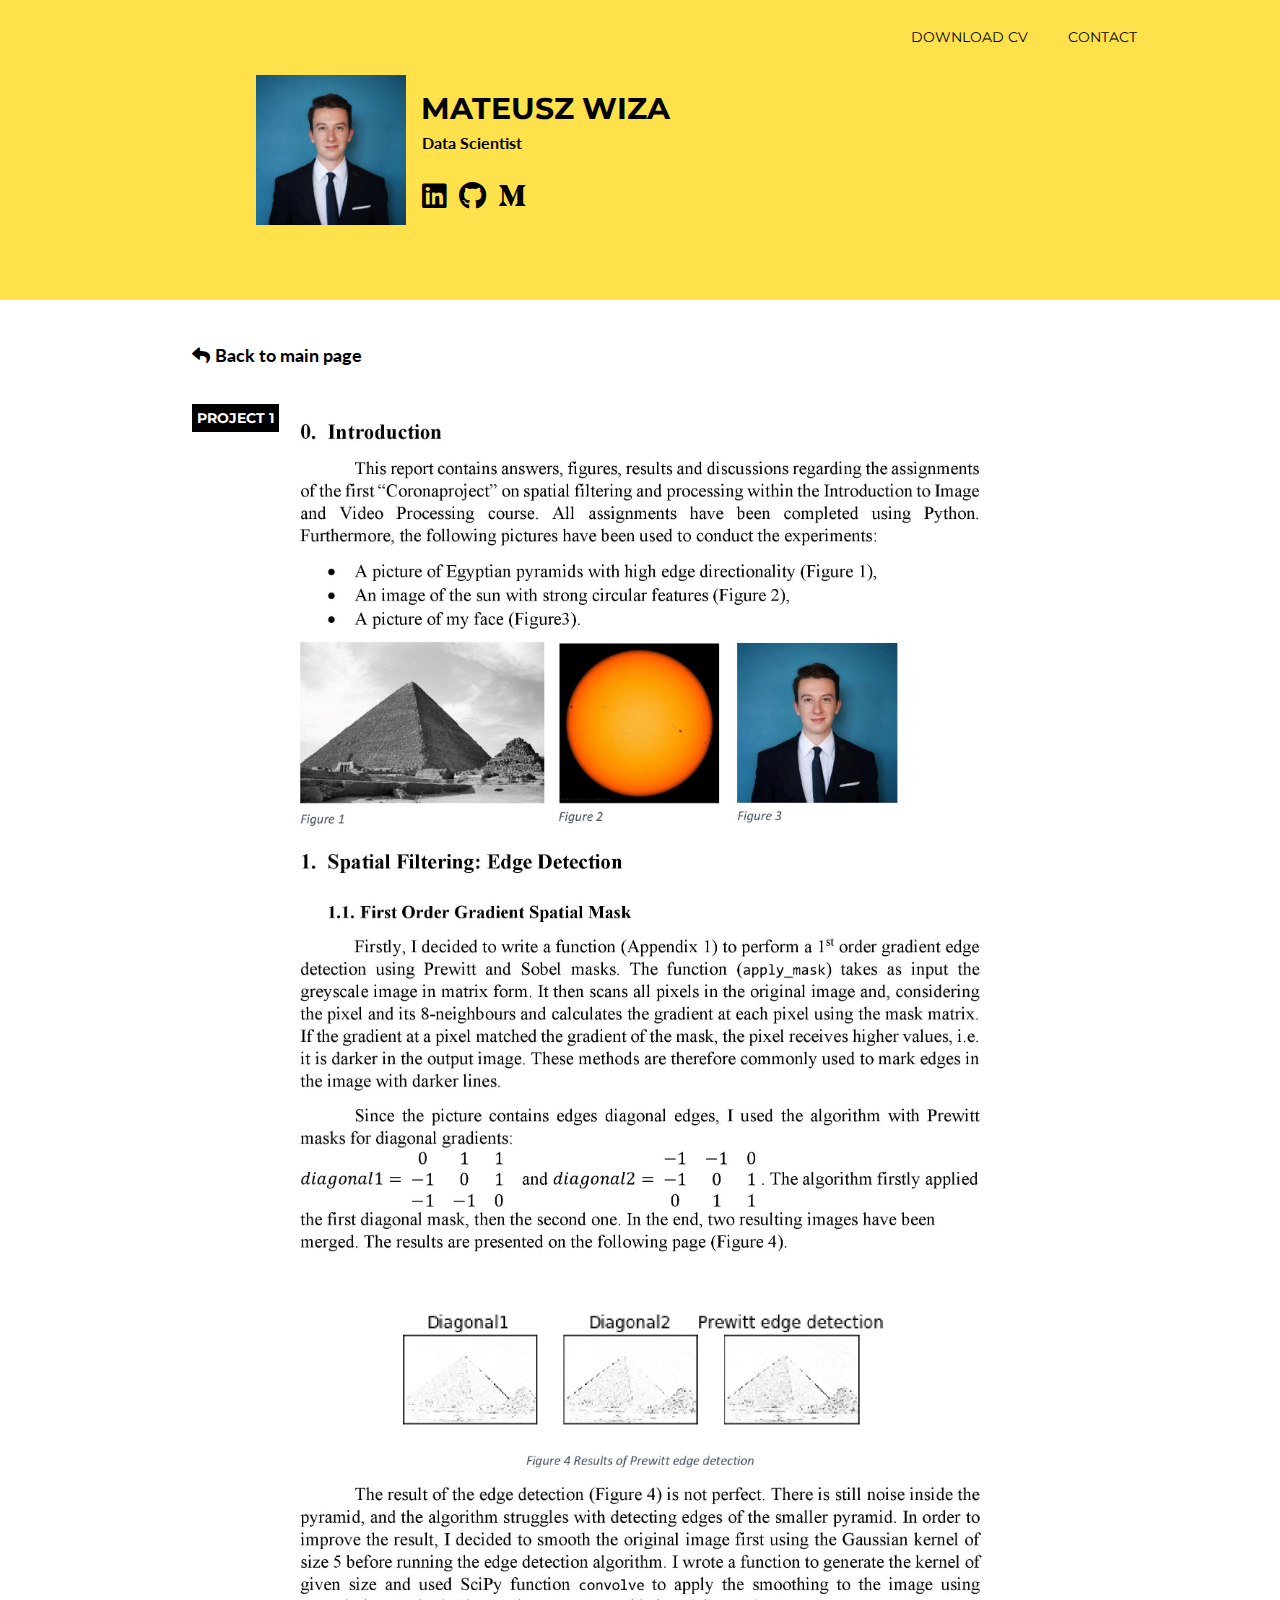
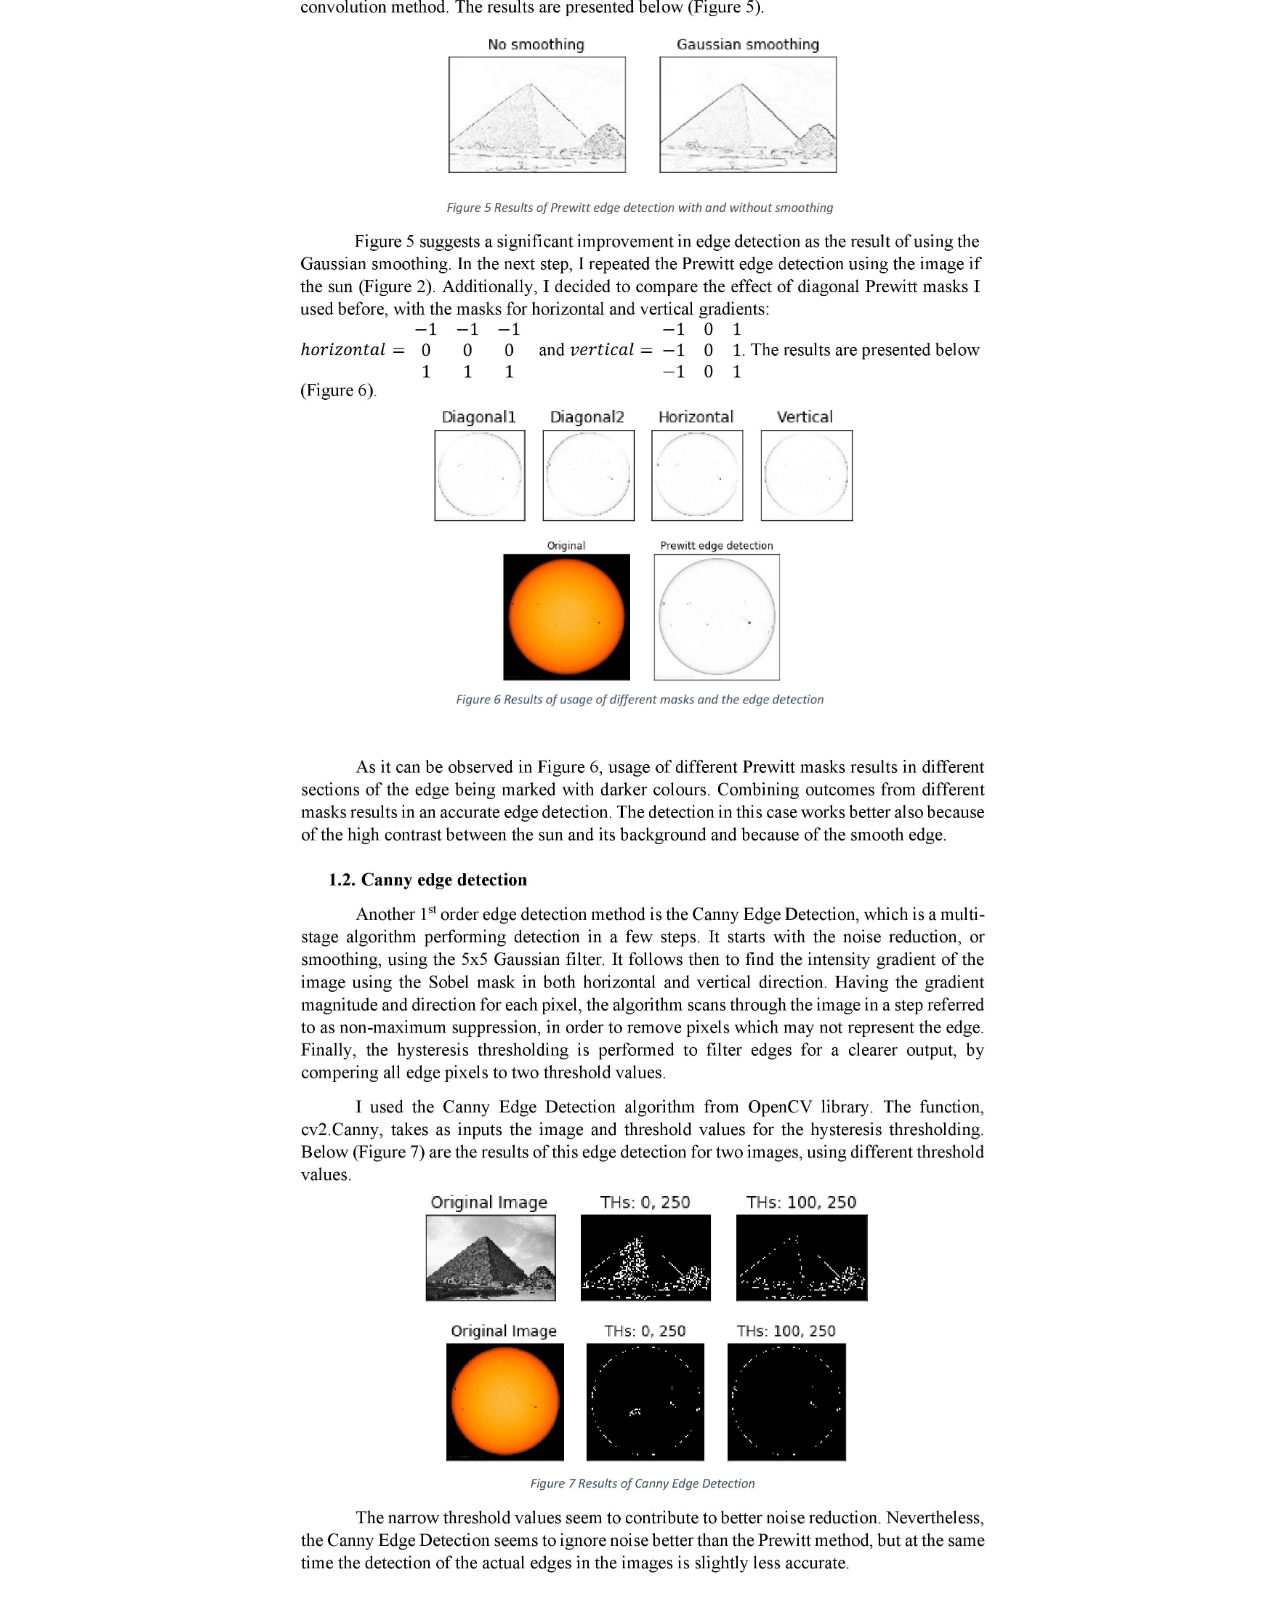
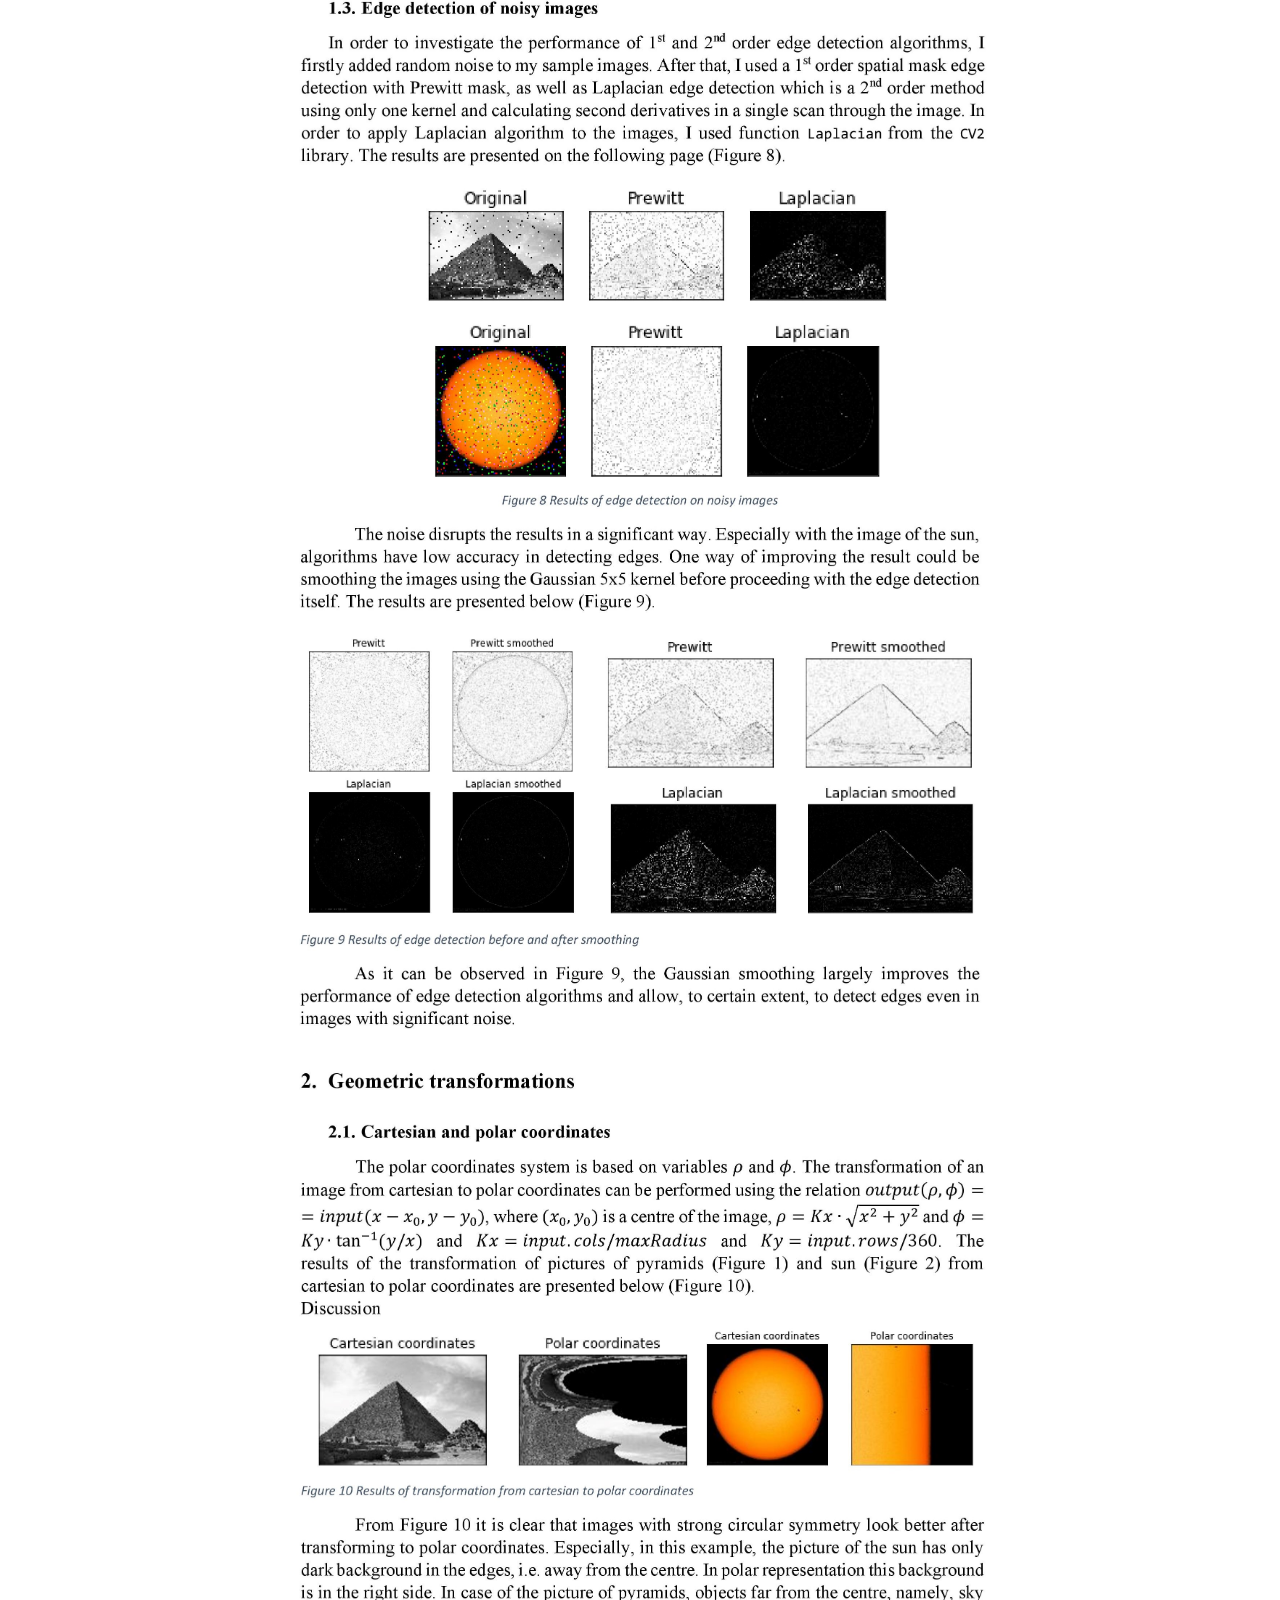
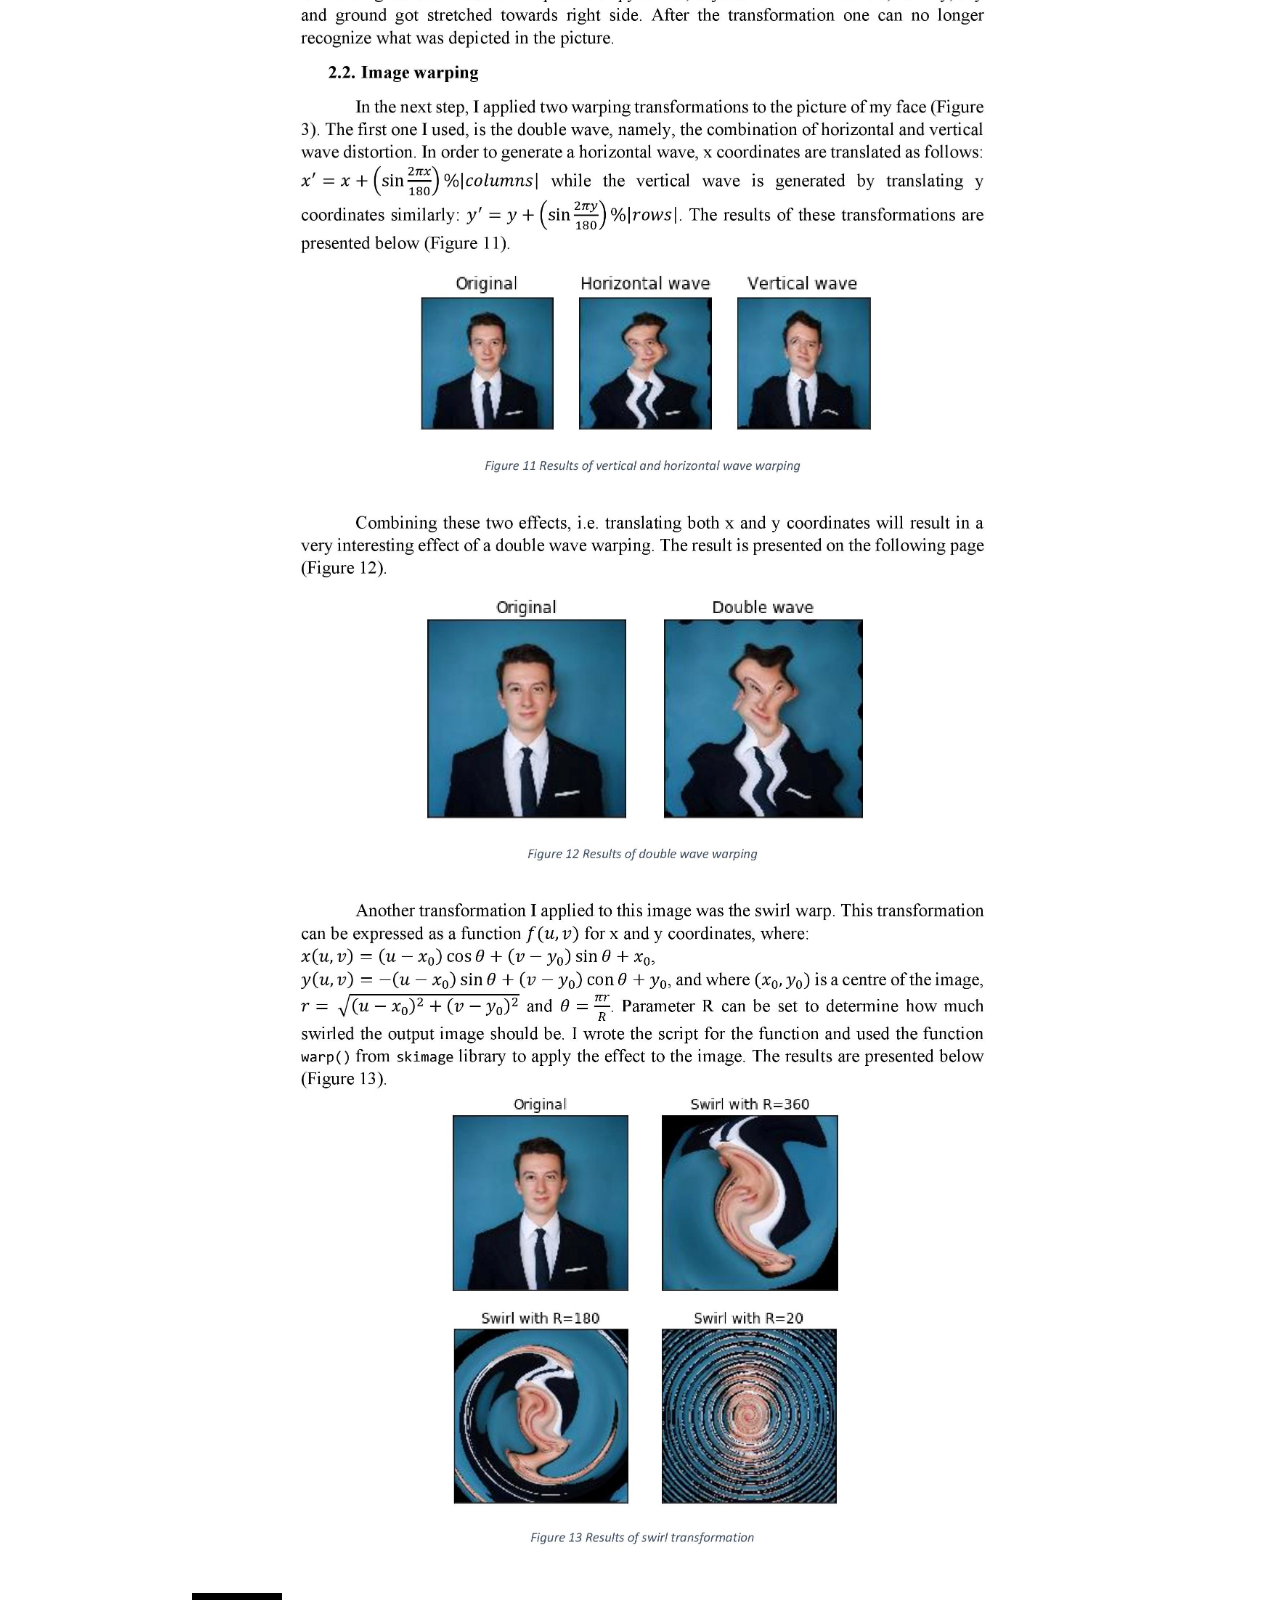
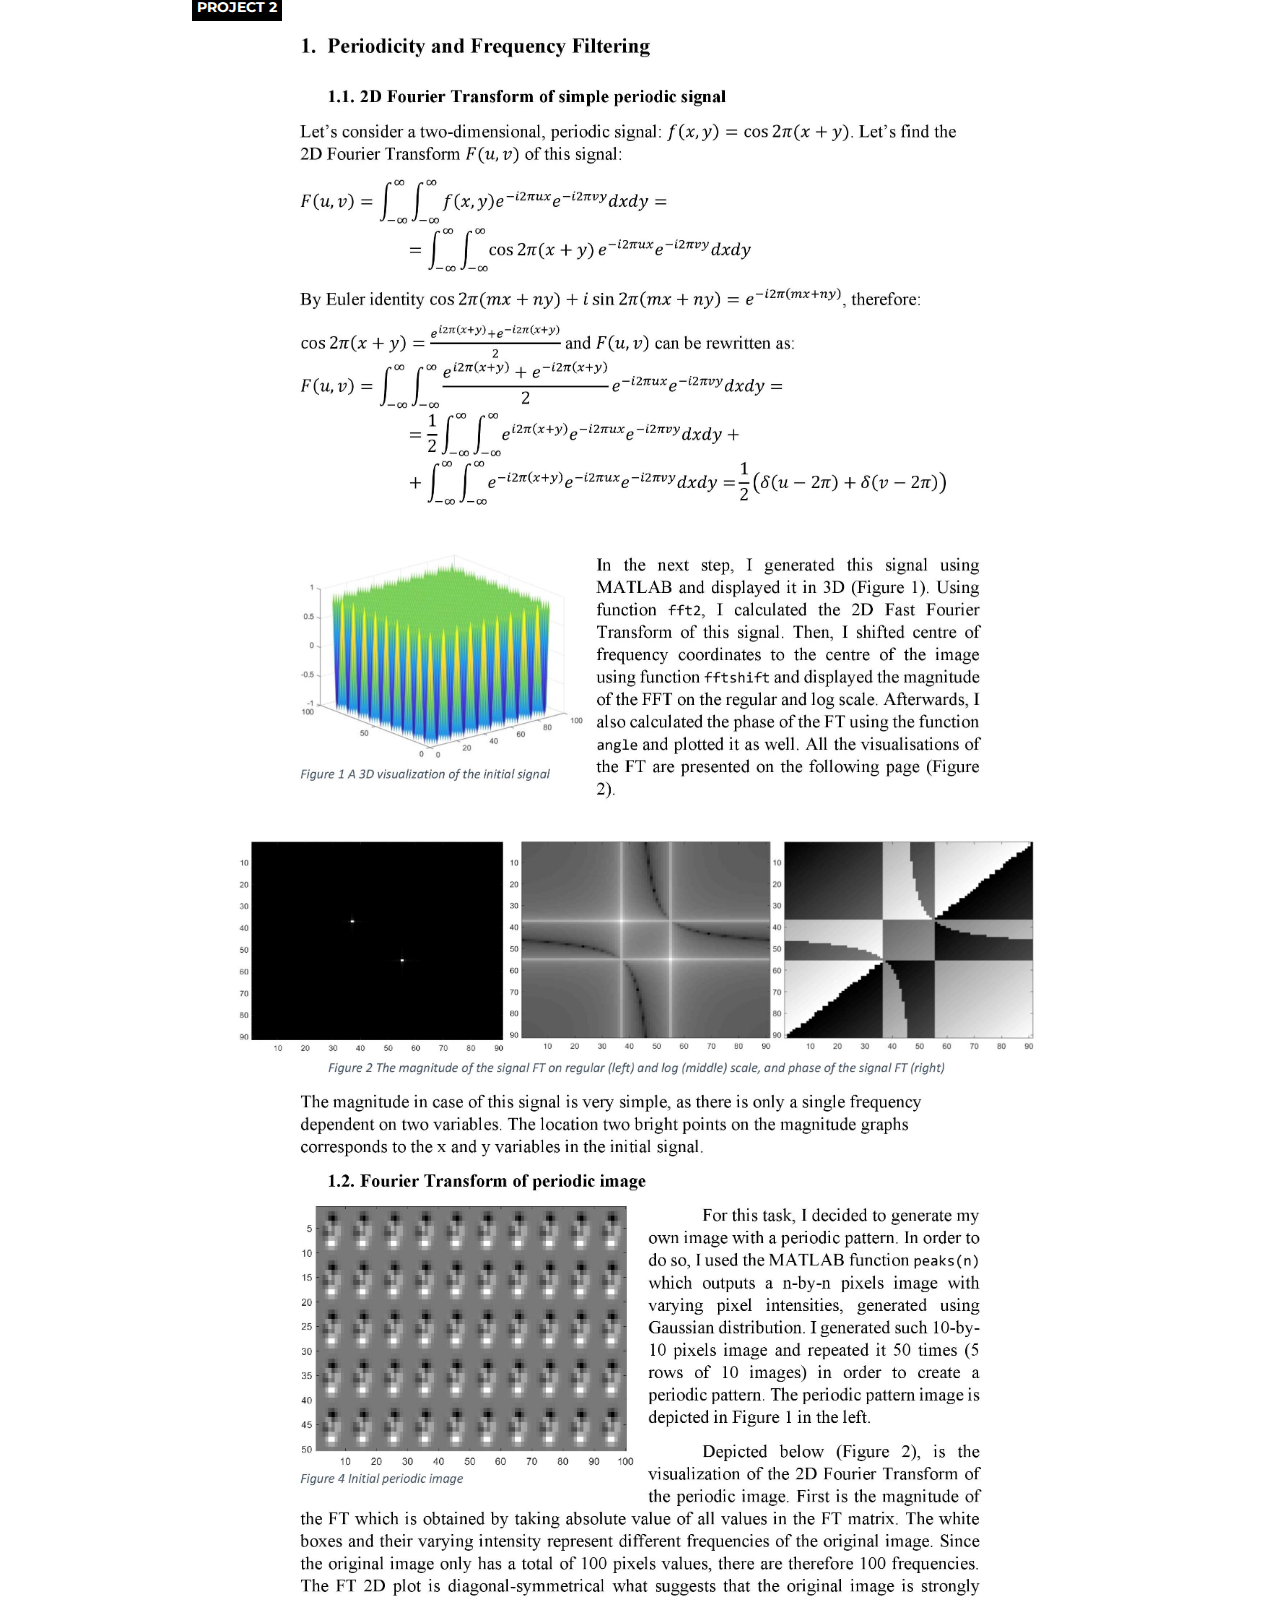
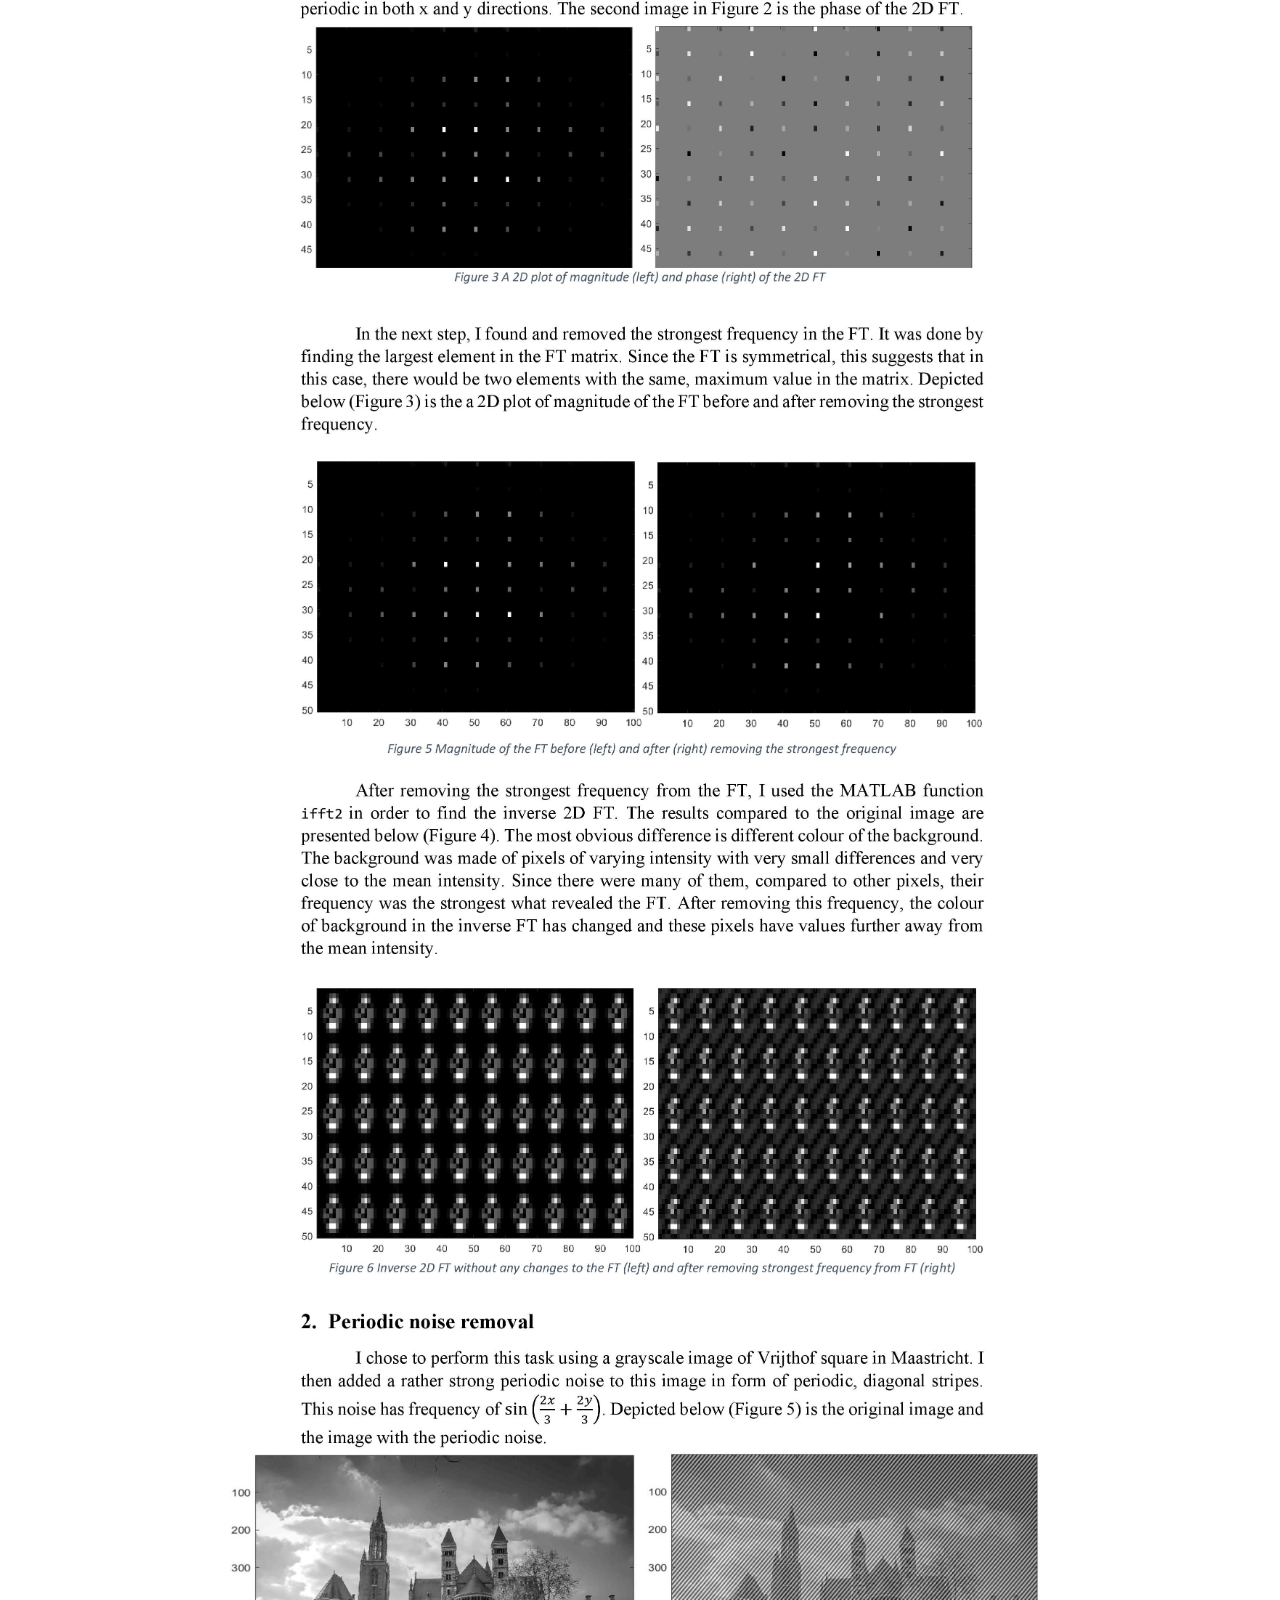
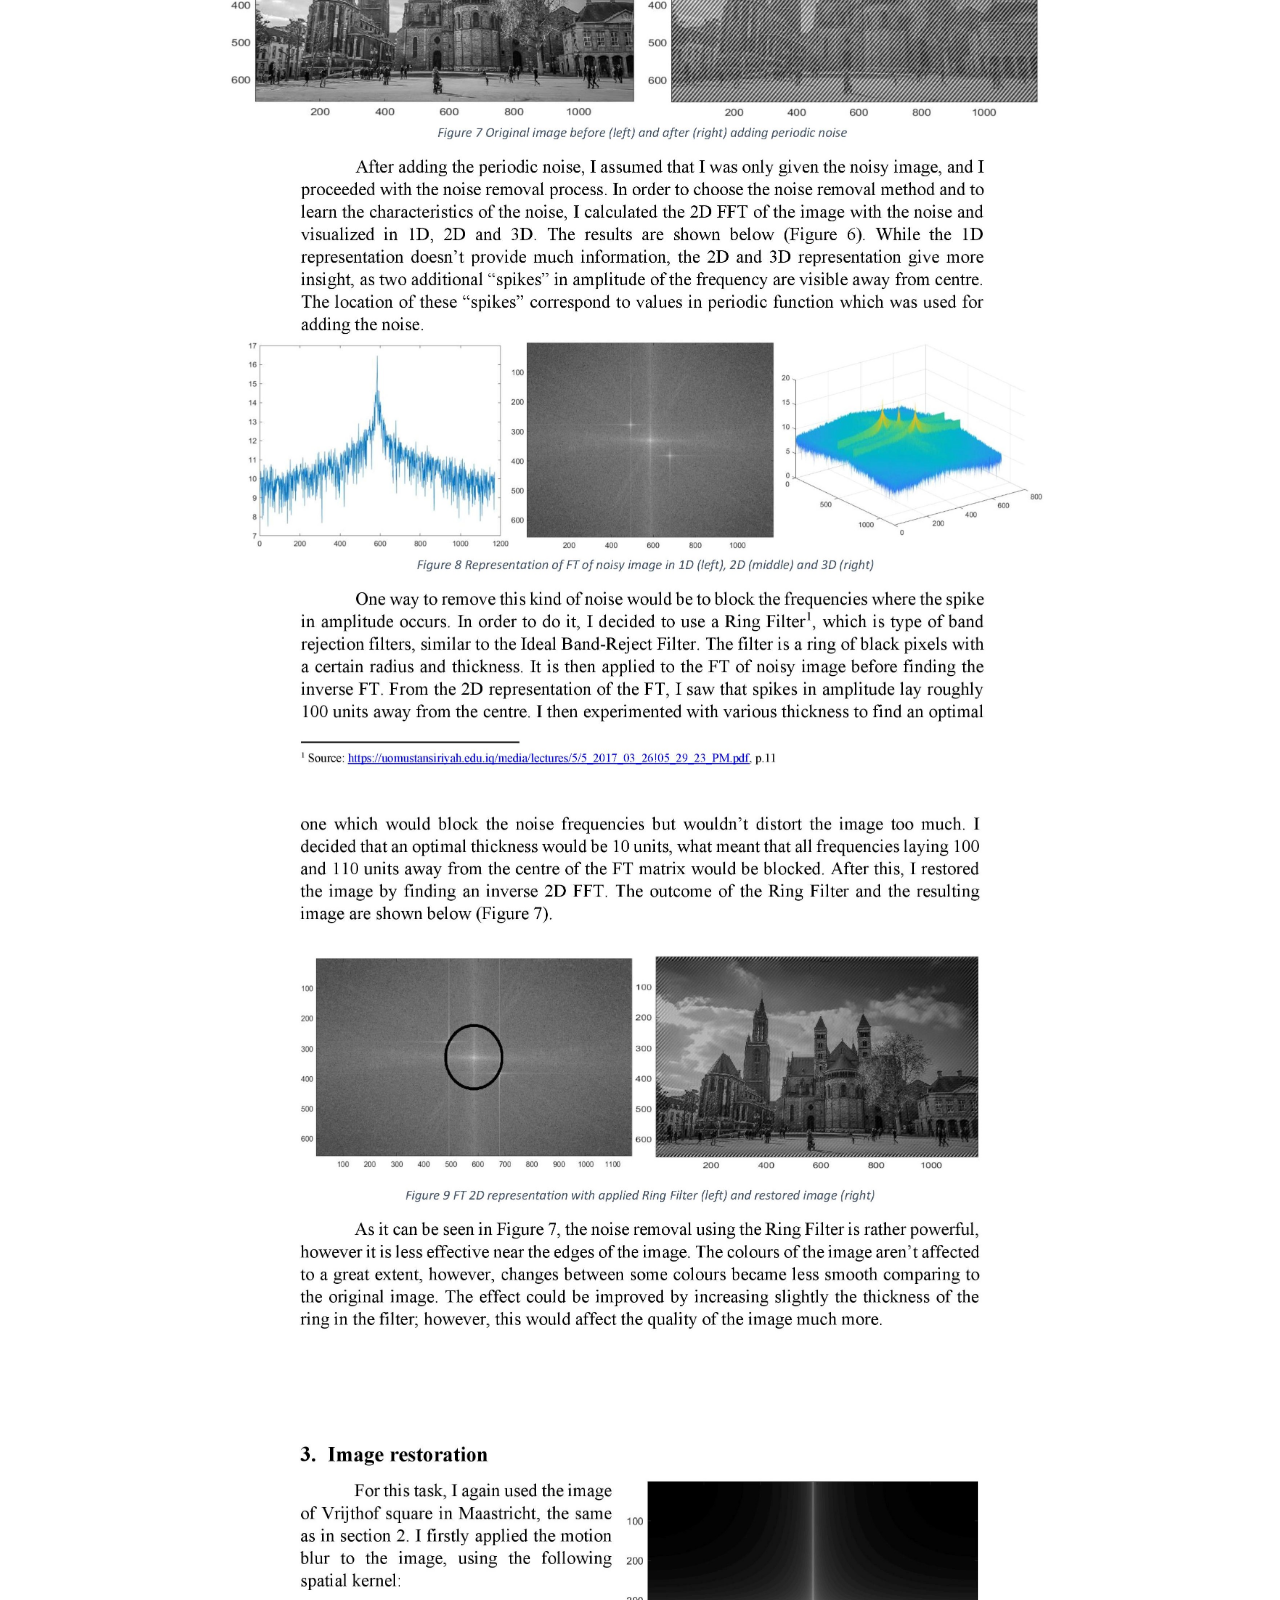
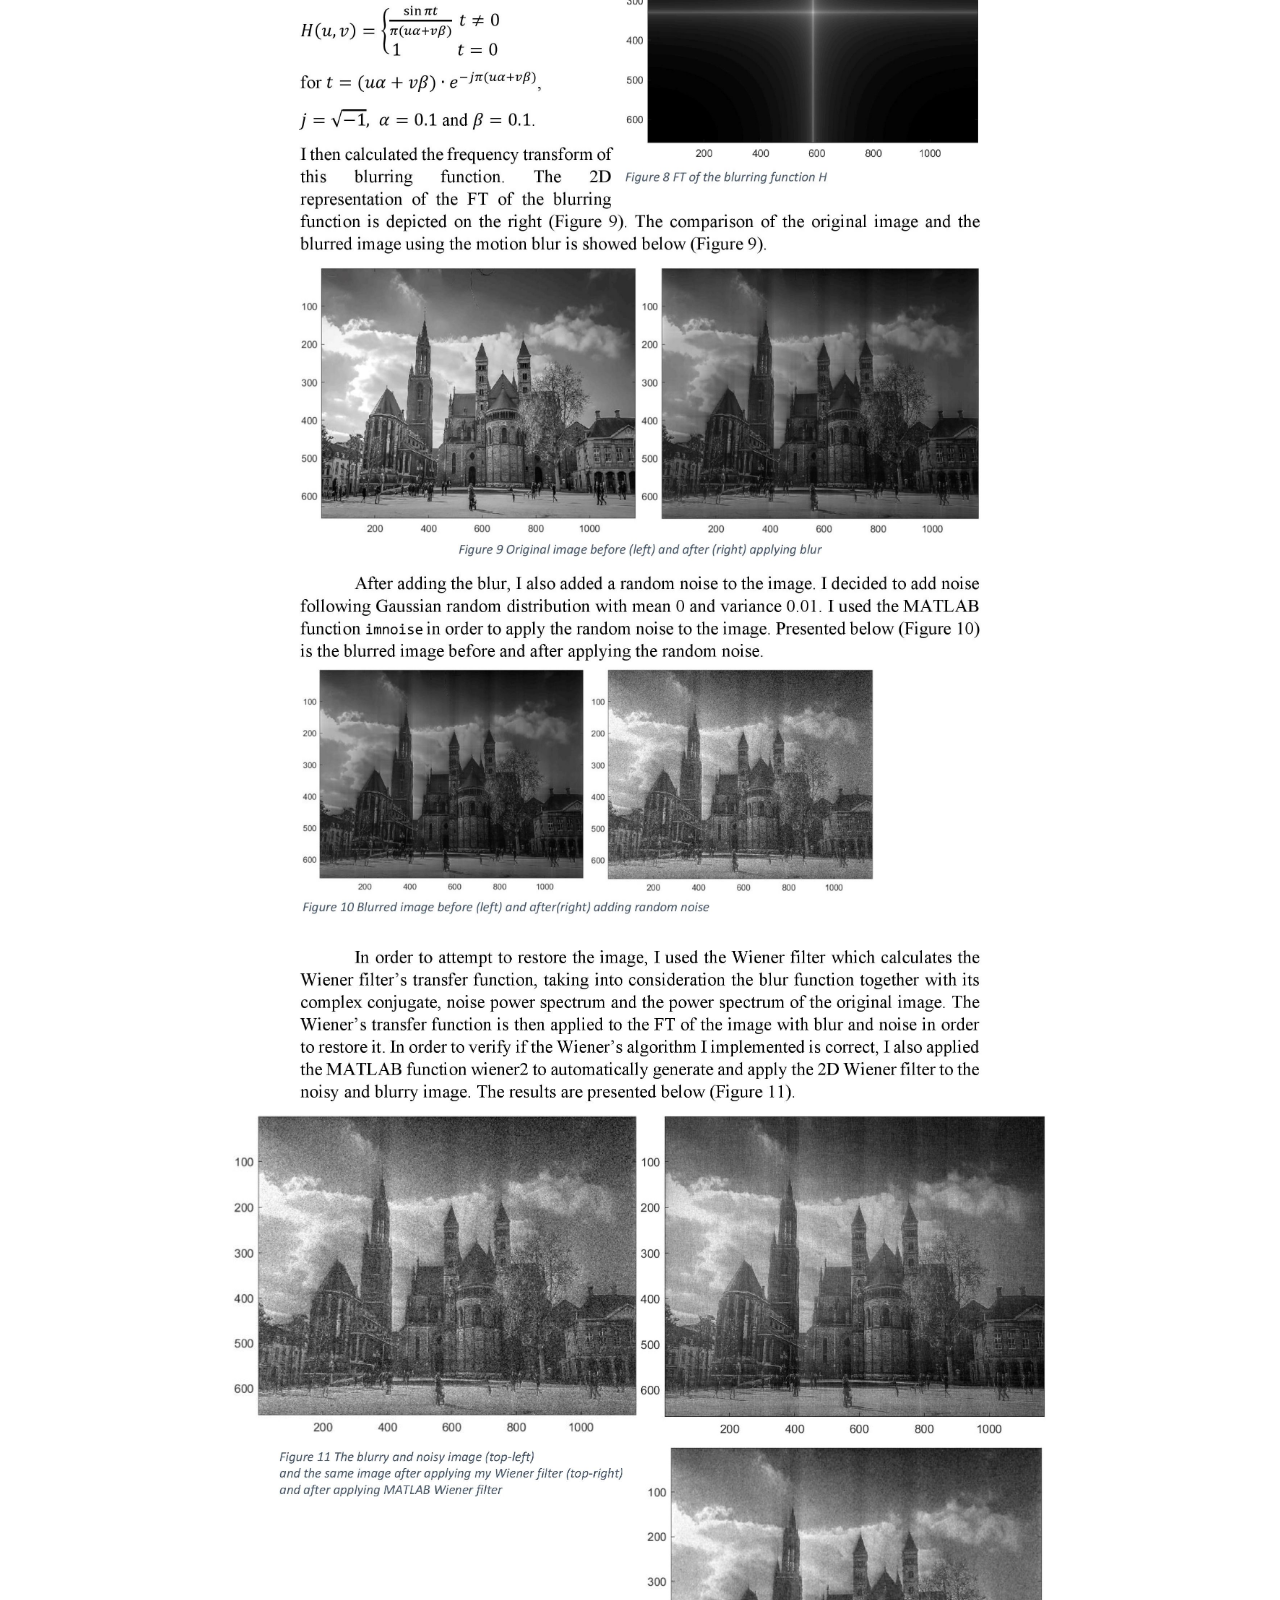
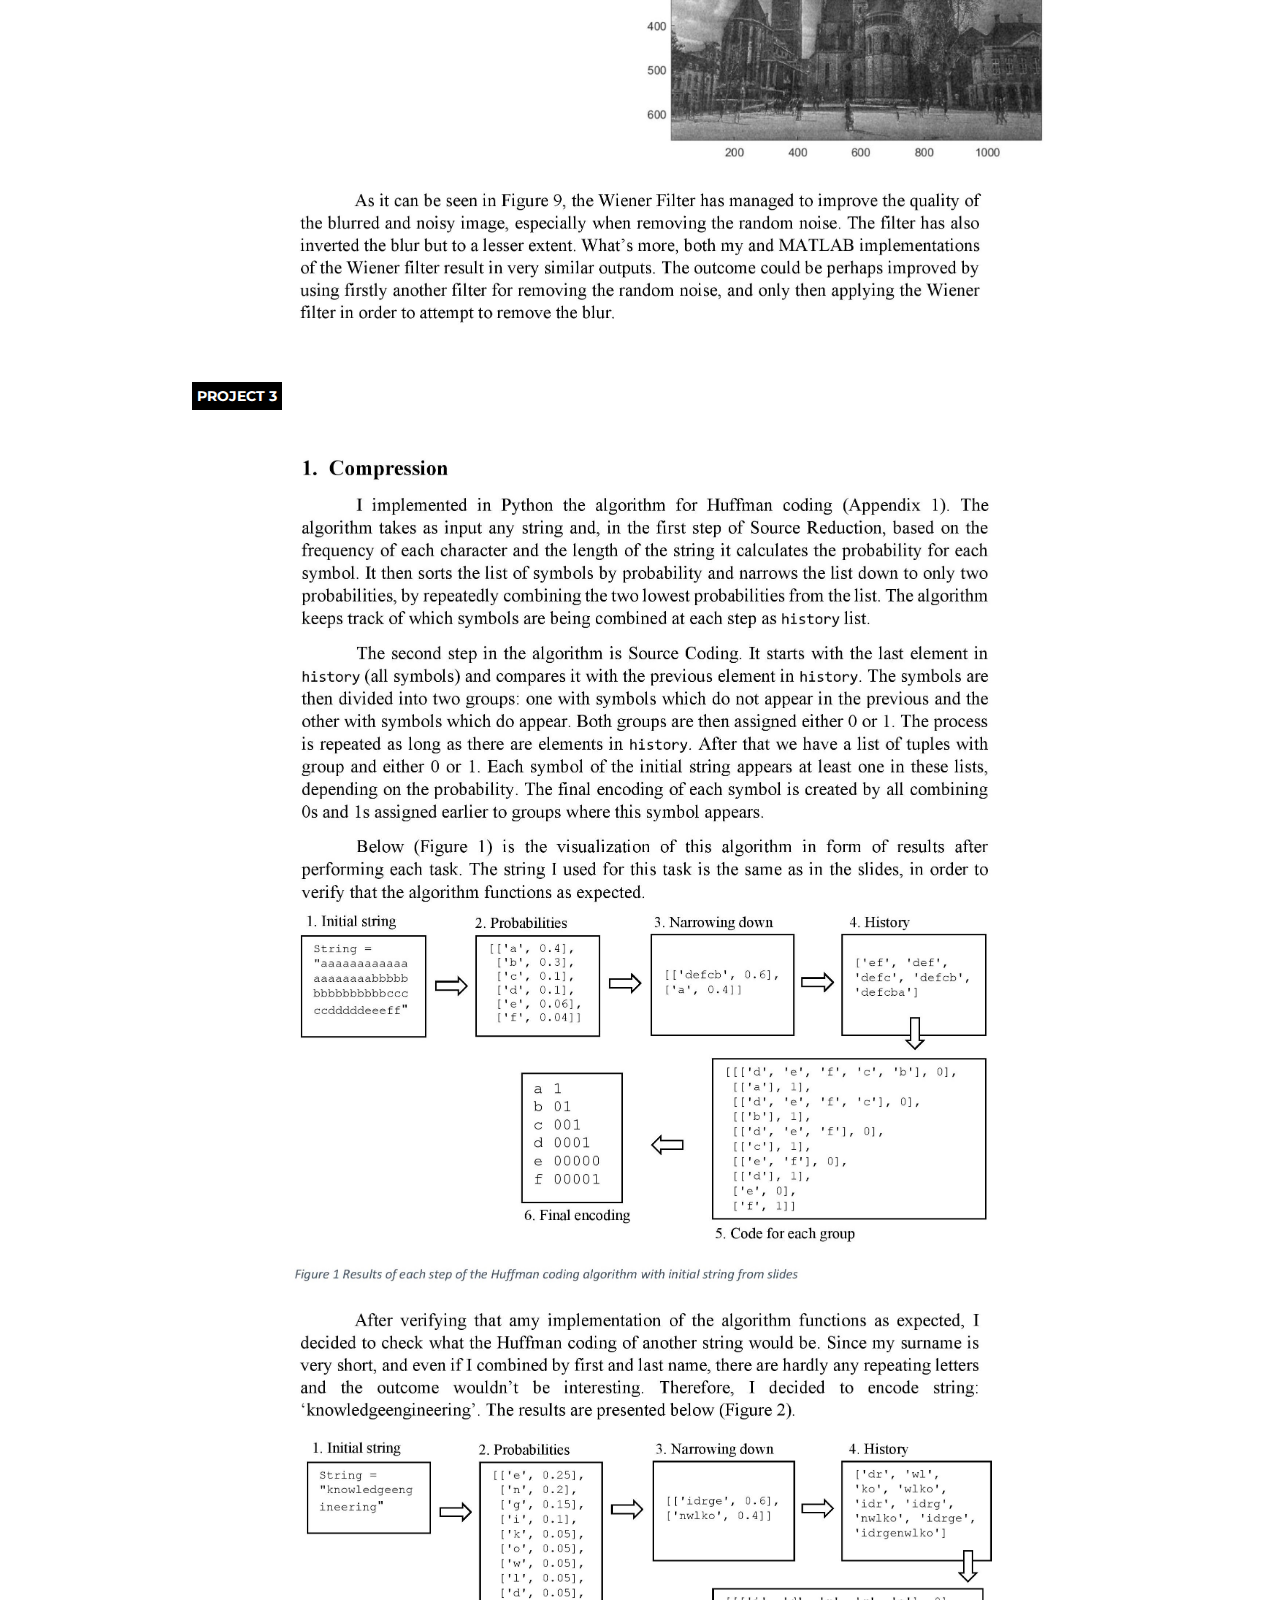
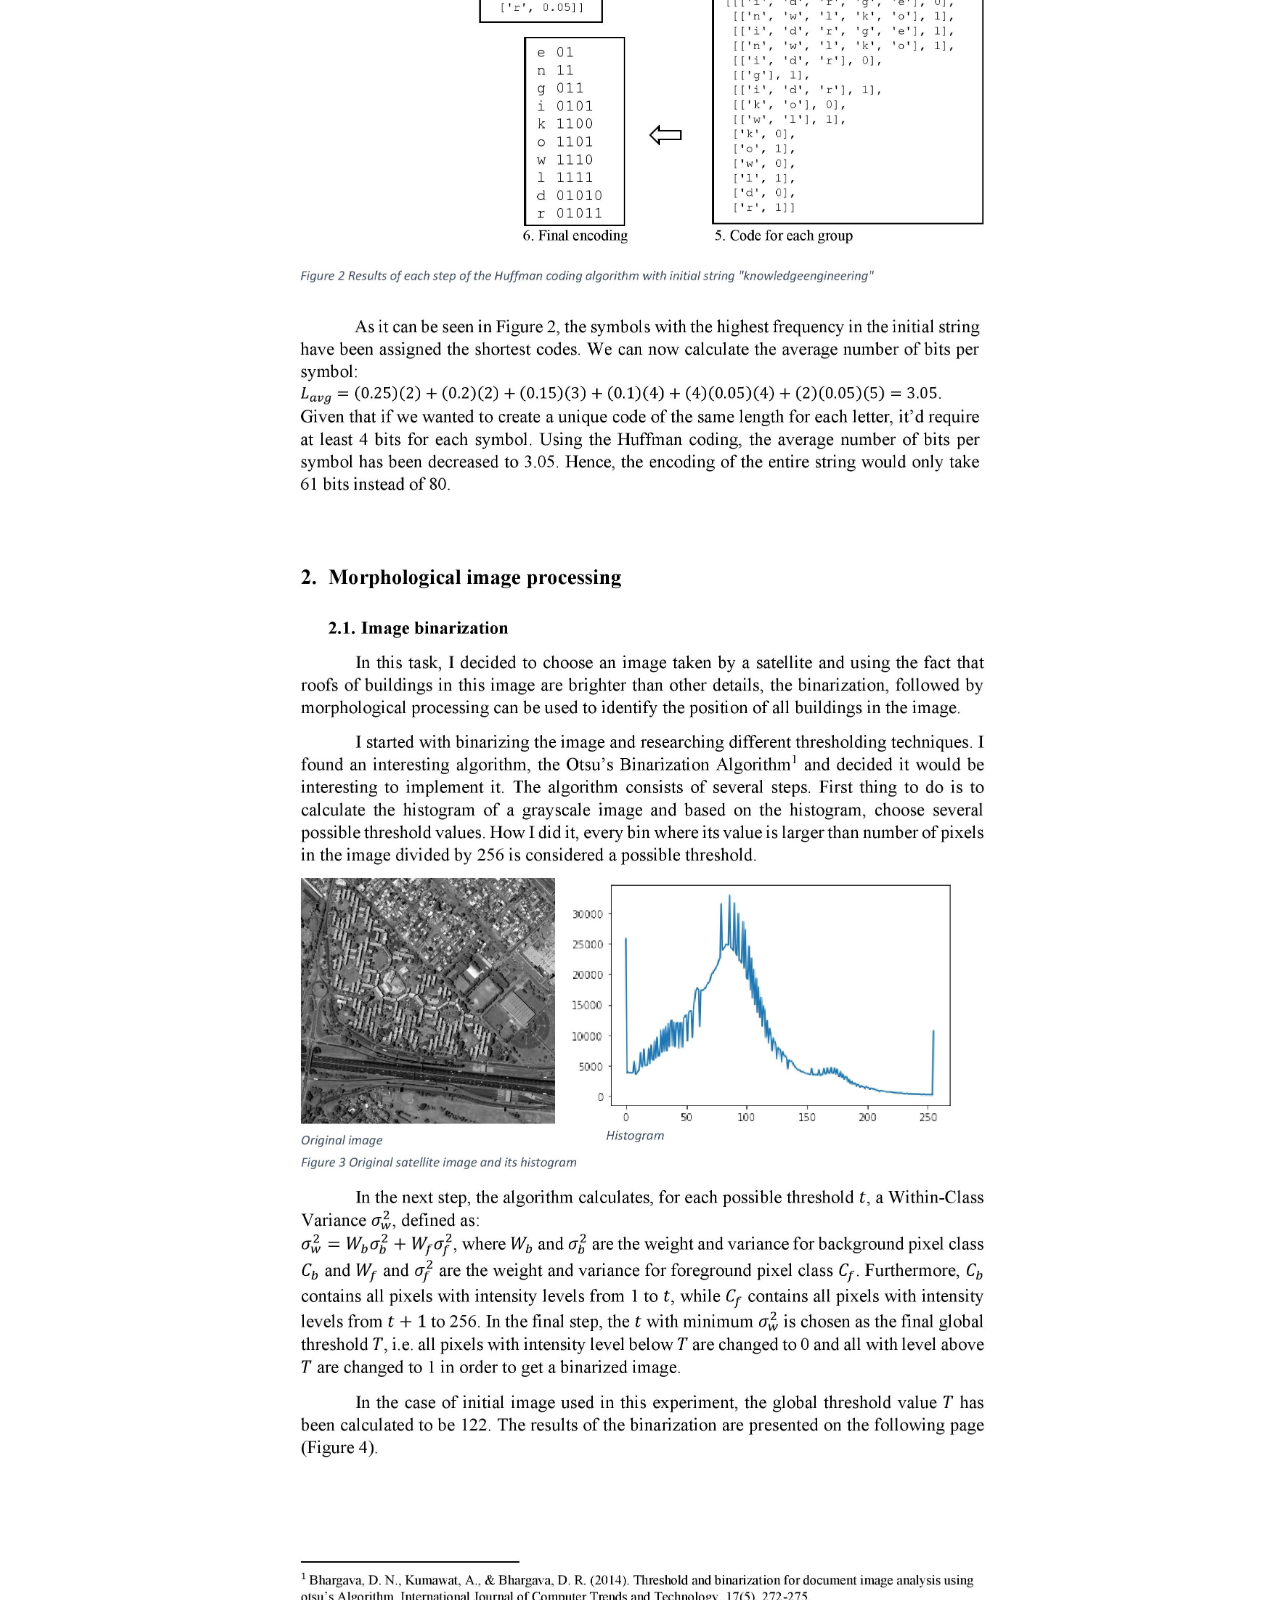
<file: ivp.html>
<html>
<head>
    <link rel="stylesheet" href="style.css">
    <link rel="stylesheet" type="text/css" href="https://fonts.googleapis.com/css?family=Lato" />
    <link rel="stylesheet" type="text/css" href="https://fonts.googleapis.com/css?family=Montserrat" />
    <link rel="stylesheet" href="fontawesome/css/all.css">

    <title>Mateusz Wiza - Personal Page</title>
</head>
<body>
    <div id="header">
        <div id="header-menu">
            <div class="hm-item"><a href='docs/Mateusz_Wiza_-_Data_Scientist.pdf'>DOWNLOAD CV</a></div>
            <div class="hm-item"><a href='contact.html'>CONTACT</a></div>
            <div id="hm-item-last"></div>
        </div>
        <img src="media/profile.jpeg" id="profile-img"/>
        <div id="header-content">
            <div id="name">MATEUSZ WIZA</div>
            <div id="prof">Data Scientist</div>
            <div id="icons">
                <a href="https://www.linkedin.com/in/mateusz-wiza/" target="blank"><i class="fab fa-linkedin"></i></a>
                <a href="https://github.com/mateuszwiza" target="blank"><i class="fab fa-github"></i></a>
                <a href="https://mateuszwiza.medium.com/" target="blank"><i class="fab fa-medium-m"></i></a>
            </div>
        </div>
    </div>

    <div id="content">
        
        <div class="section">
            <a href="index.html" style="text-decoration: none; color: black;"><p><i class="fas fa-reply"></i> <b>Back to main page</b></p></a>
            <div class="section-title">PROJECT 1</div><br>

            <img src="media/ivp/1.1.jpg" class="paper-img"/>
            <img src="media/ivp/1.2.jpg" class="paper-img"/>
            <img src="media/ivp/1.3.jpg" class="paper-img"/>
            <img src="media/ivp/1.4.jpg" class="paper-img"/>
            <img src="media/ivp/1.5.jpg" class="paper-img"/>
            <img src="media/ivp/1.6.jpg" class="paper-img"/>
            
        </div>
        <div class="section">
            <div class="section-title">PROJECT 2</div><br>

            <img src="media/ivp/2.1.jpg" class="paper-img"/>
            <img src="media/ivp/2.2.jpg" class="paper-img"/>
            <img src="media/ivp/2.3.jpg" class="paper-img"/>
            <img src="media/ivp/2.4.jpg" class="paper-img"/>
            <img src="media/ivp/2.5.jpg" class="paper-img"/>
            <img src="media/ivp/2.6.jpg" class="paper-img"/>
            <img src="media/ivp/2.7.jpg" class="paper-img"/>
            
        </div>
        <div class="section">
            <div class="section-title">PROJECT 3</div><br>

            <img src="media/ivp/3.1.jpg" class="paper-img"/>
            <img src="media/ivp/3.2.jpg" class="paper-img"/>
            <img src="media/ivp/3.3.jpg" class="paper-img"/>
            <img src="media/ivp/3.4.jpg" class="paper-img"/>
            <img src="media/ivp/3.5.jpg" class="paper-img"/>
            
        </div>
        <div class="section">
            <div class="section-title">PROJECT 4</div><br>

            <img src="media/ivp/4.1.jpg" class="paper-img"/>
            <img src="media/ivp/4.2.jpg" class="paper-img"/>
            <img src="media/ivp/4.3.jpg" class="paper-img"/>
            <img src="media/ivp/4.4.jpg" class="paper-img"/>
            <img src="media/ivp/4.5.jpg" class="paper-img"/>
            <img src="media/ivp/4.6.jpg" class="paper-img"/>
            
        </div>

    </div>

    <div id="footer">

    </div>
</body>

</html>
</file>
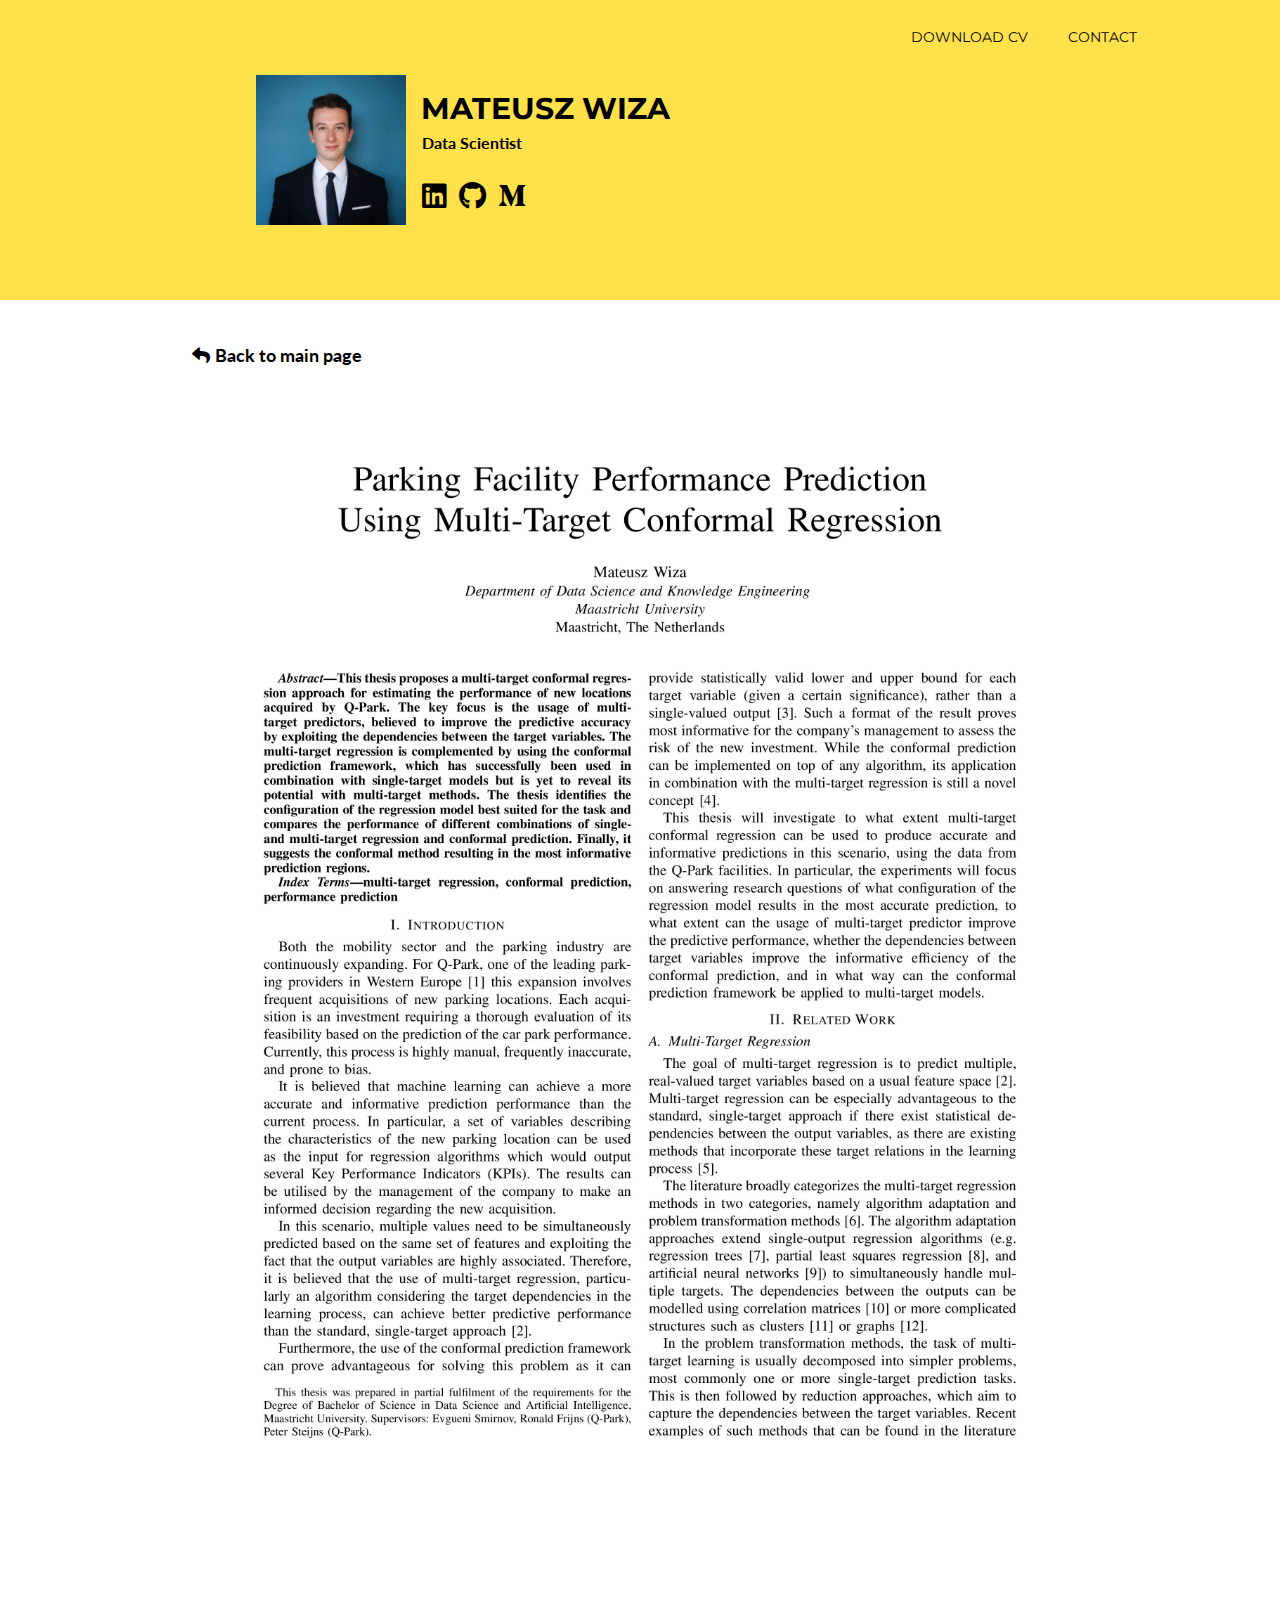
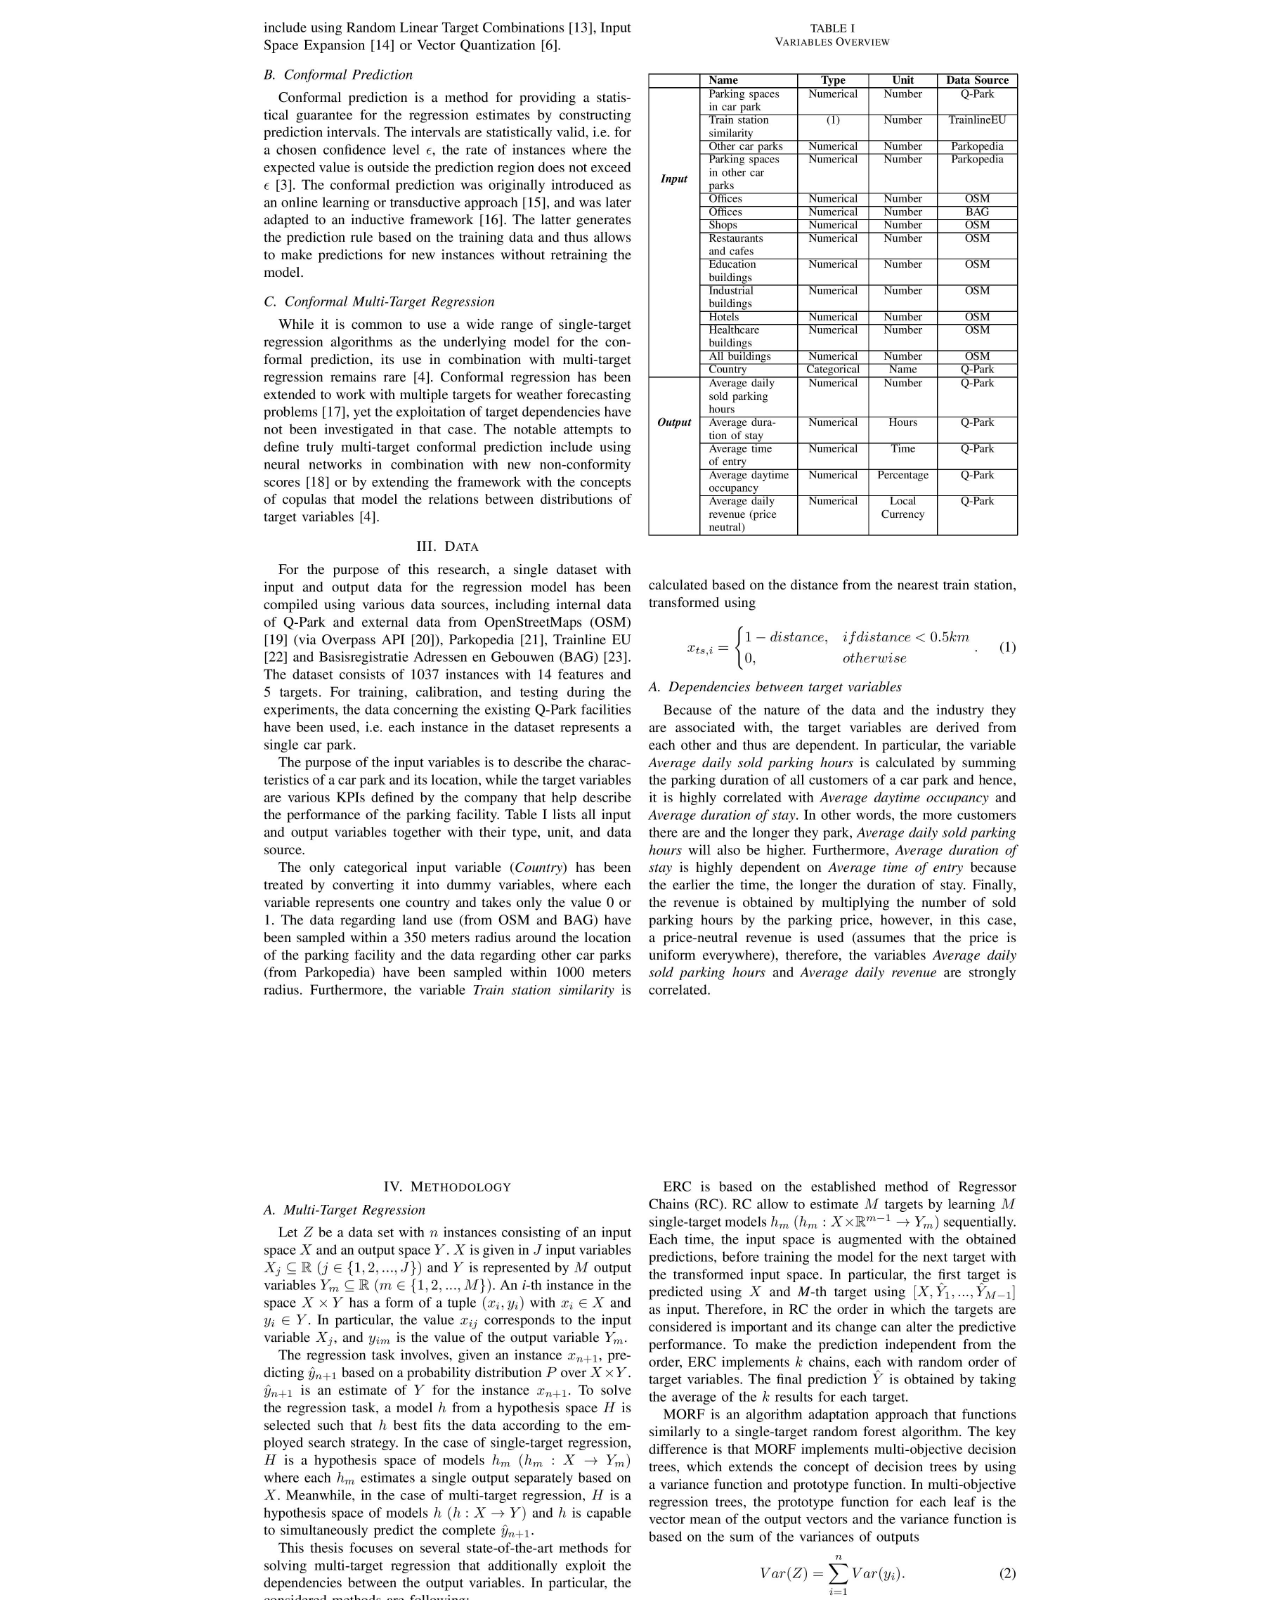
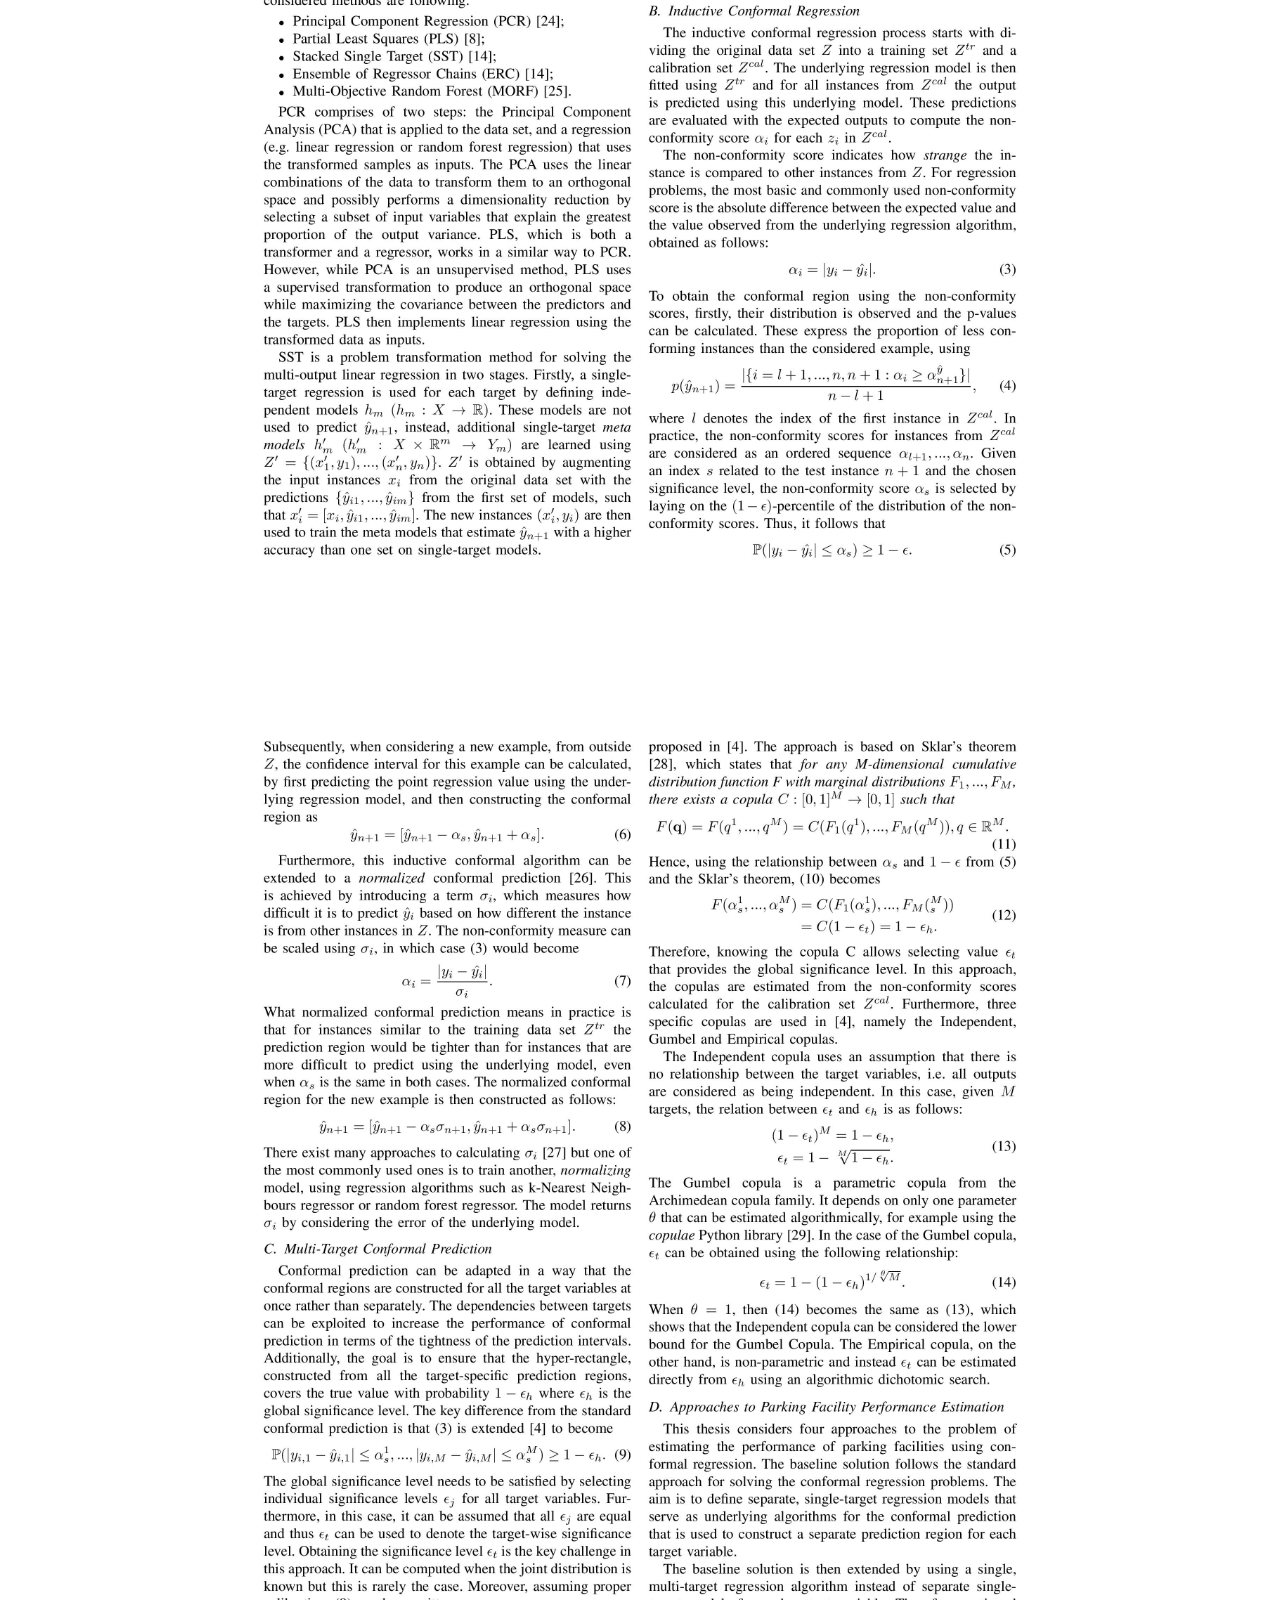
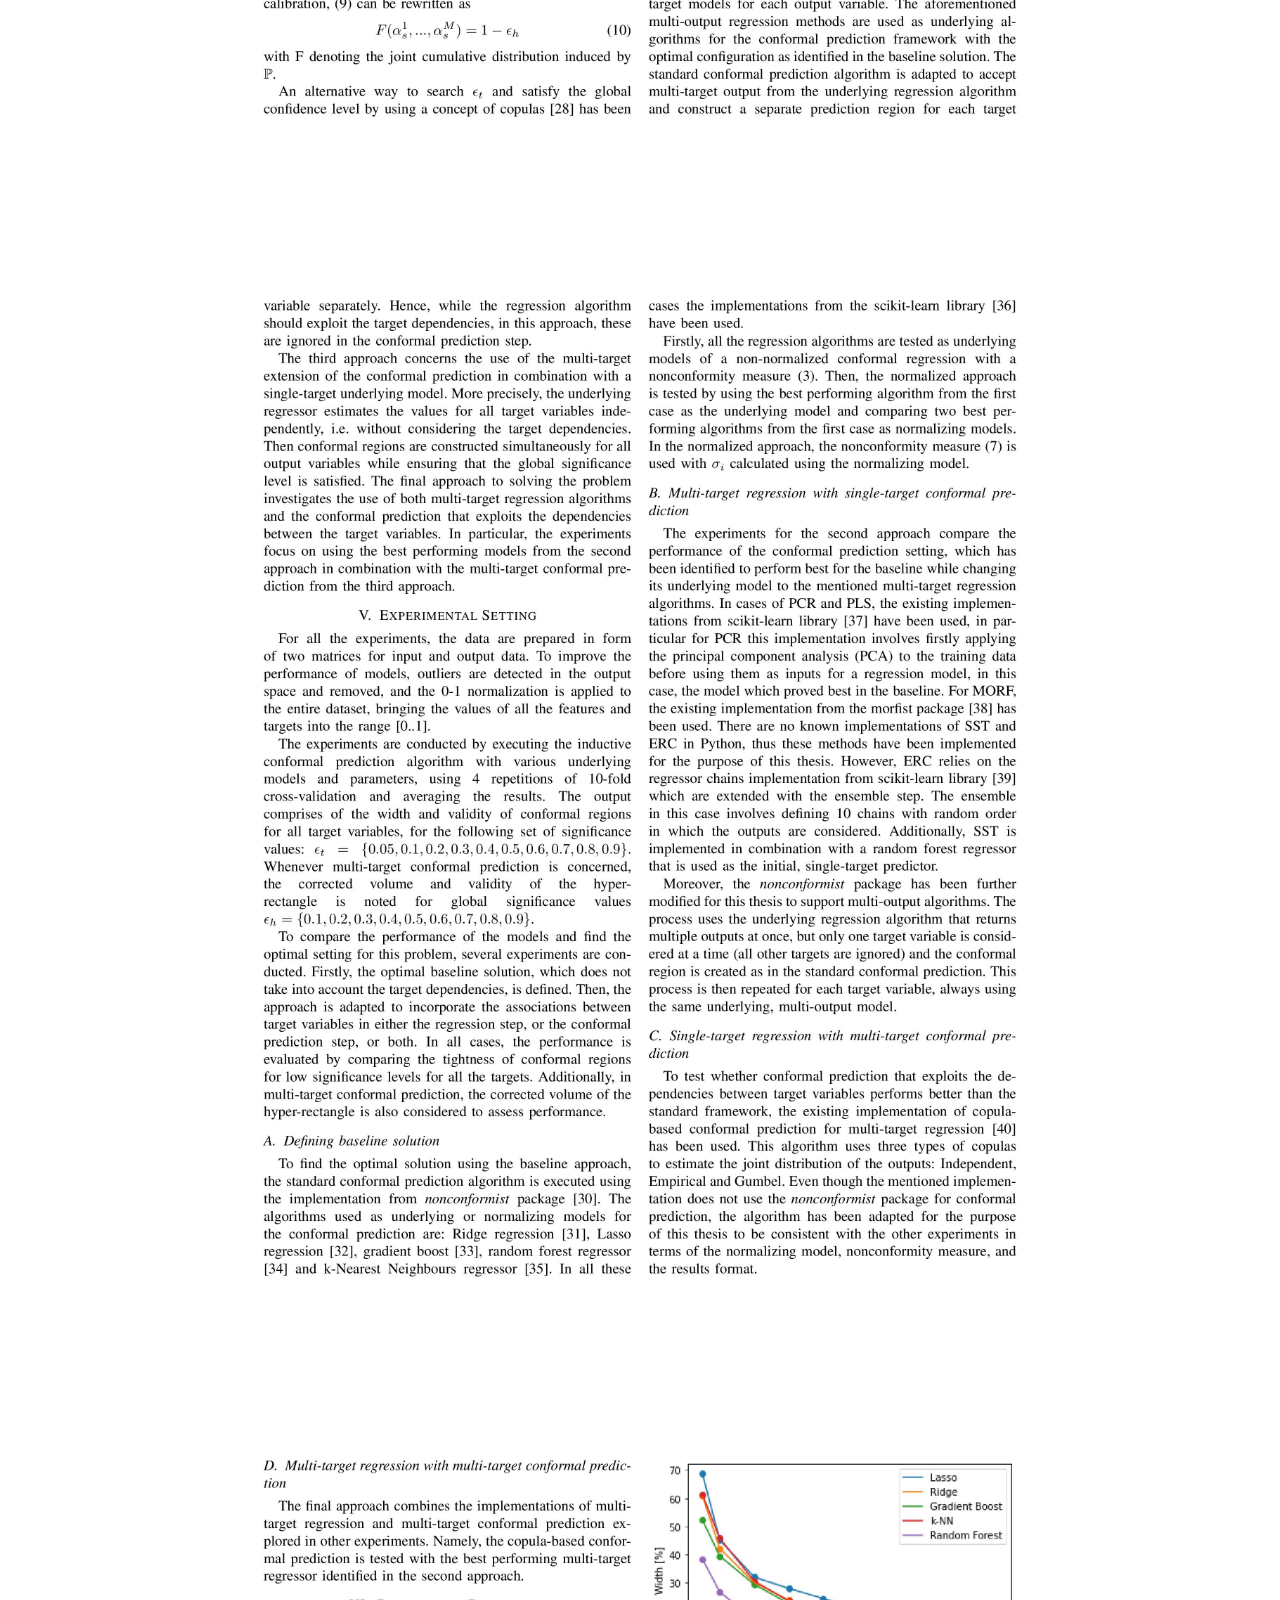
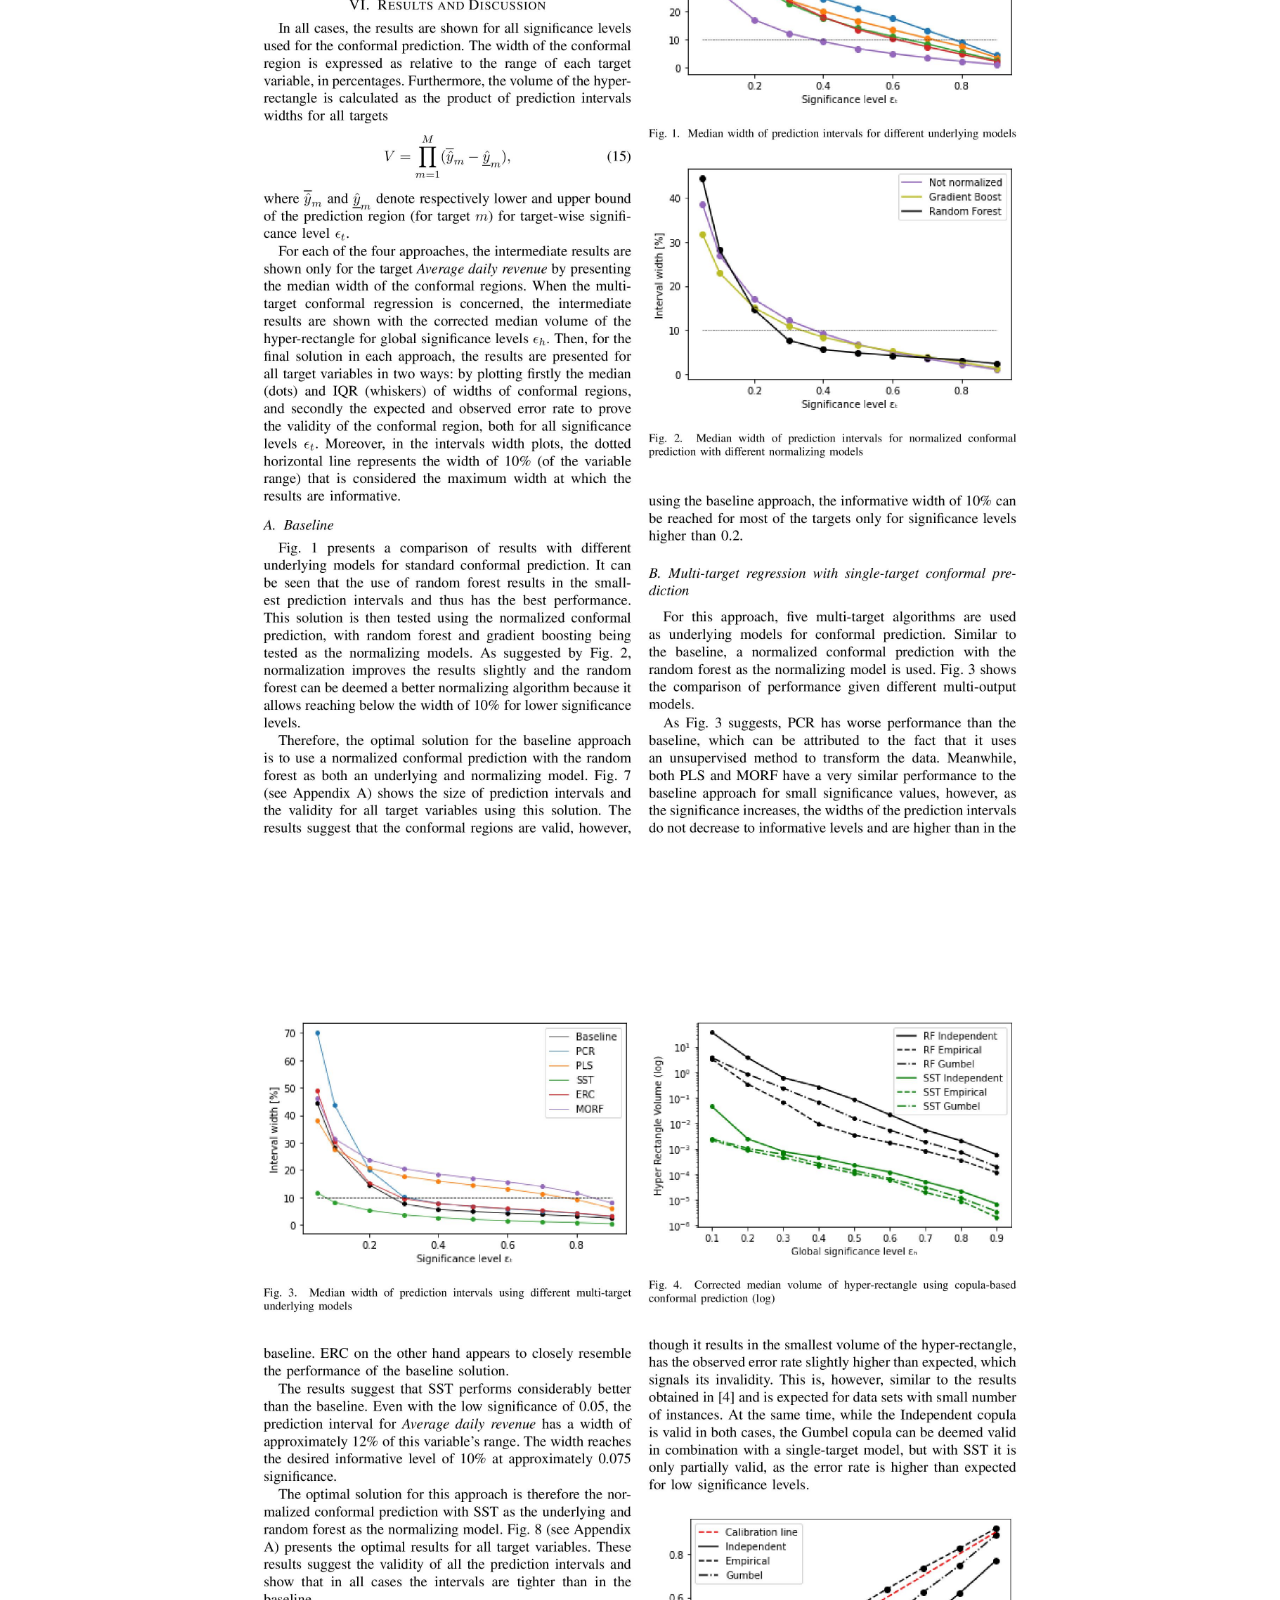
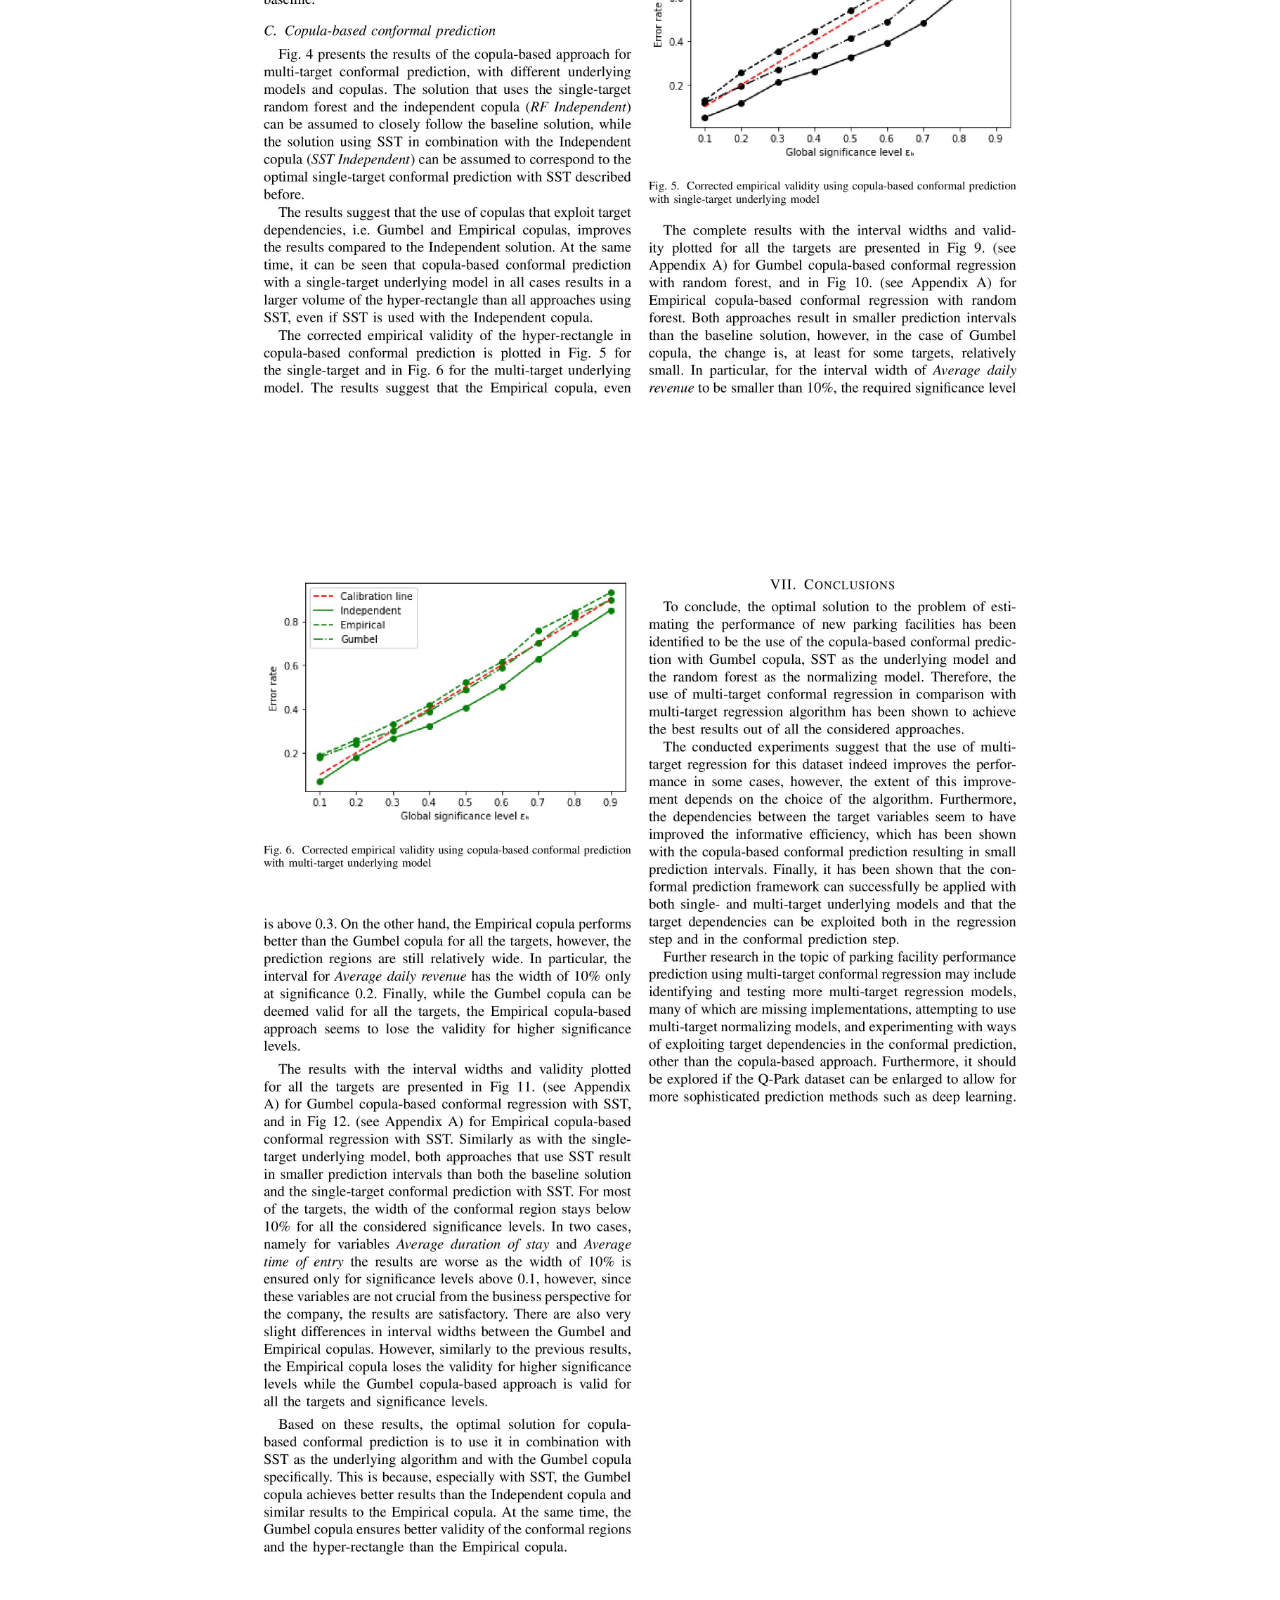
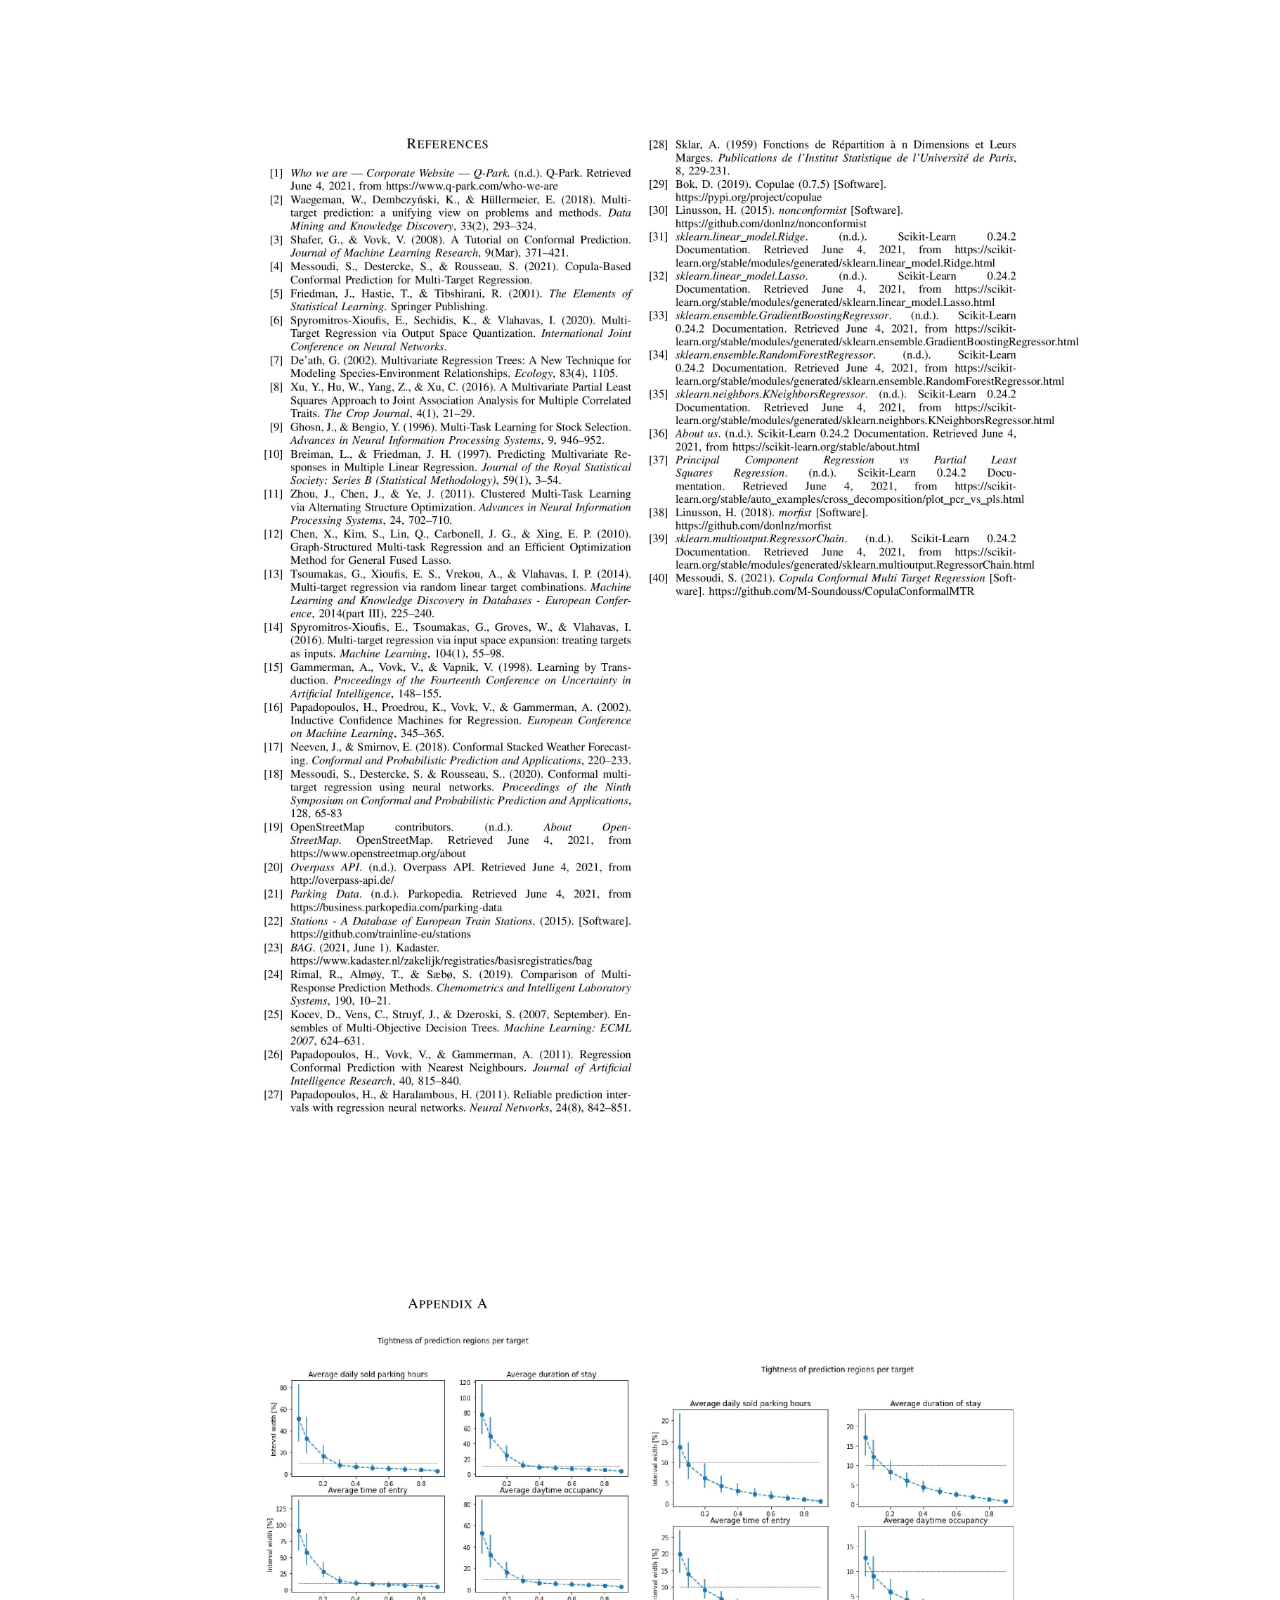
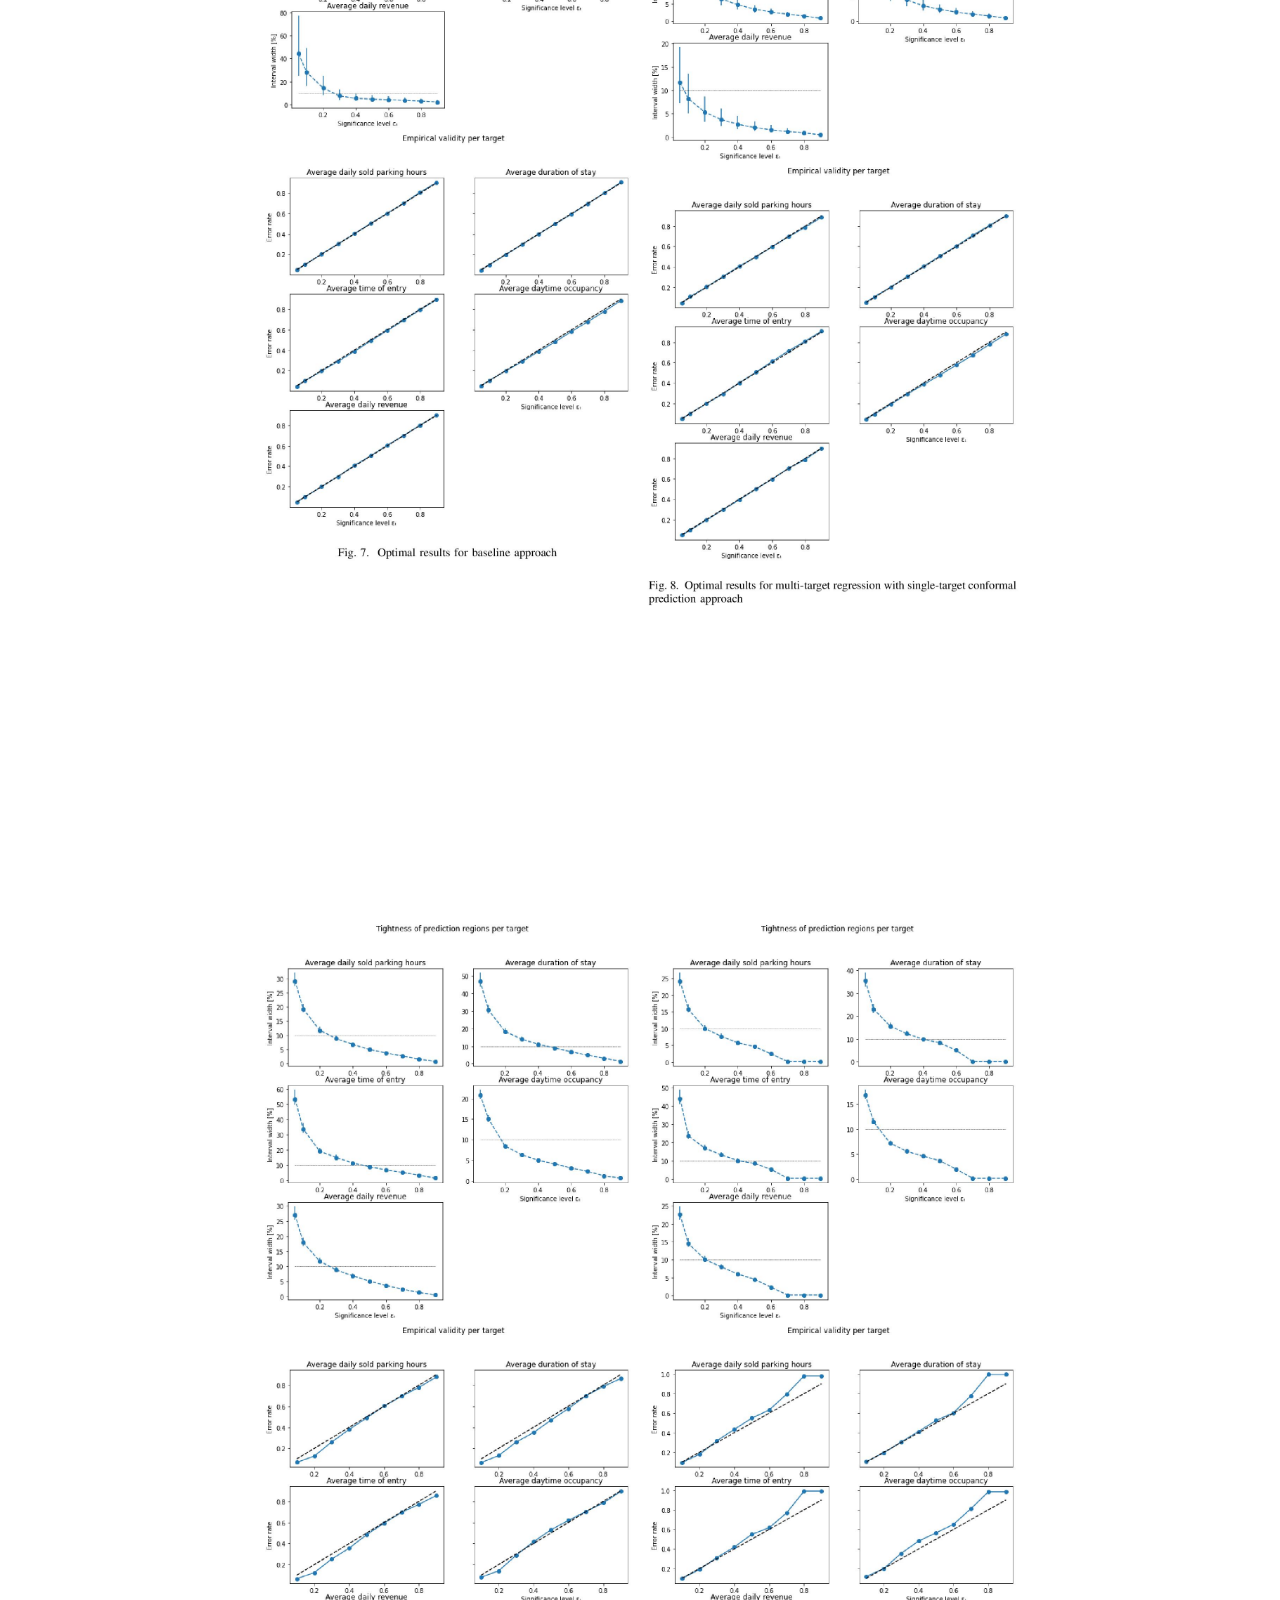
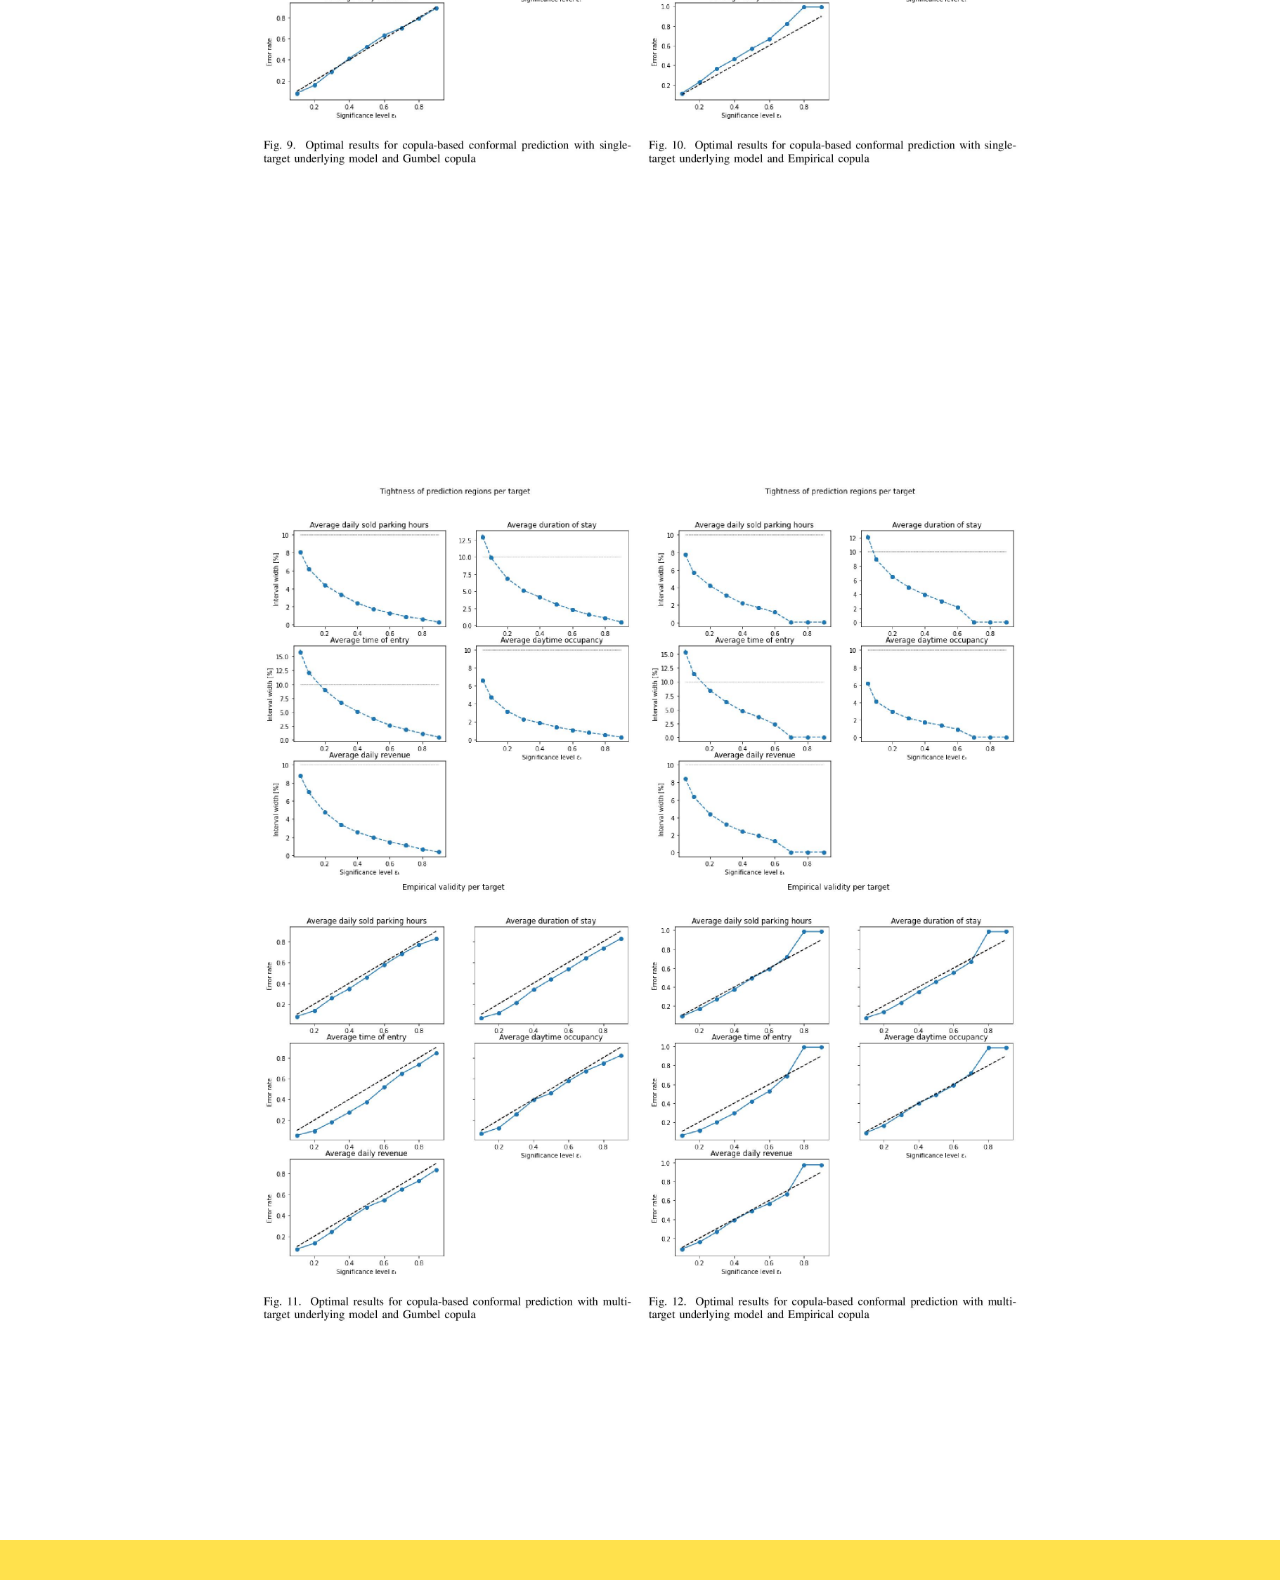
<file: paper.html>
<html>
<head>
    <link rel="stylesheet" href="style.css">
    <link rel="stylesheet" type="text/css" href="https://fonts.googleapis.com/css?family=Lato" />
    <link rel="stylesheet" type="text/css" href="https://fonts.googleapis.com/css?family=Montserrat" />
    <link rel="stylesheet" href="fontawesome/css/all.css">
</head>
<body>
    <div id="header">
        <div id="header-menu">
            <div class="hm-item"><a href='docs/Mateusz_Wiza_-_Data_Scientist.pdf'>DOWNLOAD CV</a></div>
            <div class="hm-item"><a href='contact.html'>CONTACT</a></div>
            <div id="hm-item-last"></div>
        </div>
        <img src="media/profile.jpeg" id="profile-img"/>
        <div id="header-content">
            <div id="name">MATEUSZ WIZA</div>
            <div id="prof">Data Scientist</div>
            <div id="icons">
                <a href="https://www.linkedin.com/in/mateusz-wiza/" target="blank"><i class="fab fa-linkedin"></i></a>
                <a href="https://github.com/mateuszwiza" target="blank"><i class="fab fa-github"></i></a>
                <a href="https://mateuszwiza.medium.com/" target="blank"><i class="fab fa-medium-m"></i></a>
            </div>
        </div>
    </div>

    <div id="content">
        
        <div class="section">
            <a href="index.html" style="text-decoration: none; color: black;"><p><i class="fas fa-reply"></i> <b>Back to main page</b></p></a>

            <img src="media/thesis/1.jpg" class="paper-img"/>
            <img src="media/thesis/2.jpg" class="paper-img"/>
            <img src="media/thesis/3.jpg" class="paper-img"/>
            <img src="media/thesis/4.jpg" class="paper-img"/>
            <img src="media/thesis/5.jpg" class="paper-img"/>
            <img src="media/thesis/6.jpg" class="paper-img"/>
            <img src="media/thesis/7.jpg" class="paper-img"/>
            <img src="media/thesis/8.jpg" class="paper-img"/>
            <img src="media/thesis/9.jpg" class="paper-img"/>
            <img src="media/thesis/10.jpg" class="paper-img"/>
            <img src="media/thesis/11.jpg" class="paper-img"/>
            <img src="media/thesis/12.jpg" class="paper-img"/>
        </div>

    </div>

    <div id="footer">

    </div>
</body>

</html>
</file>
<file: style.css>
body{
    margin: 0 !important;
}

#header{
    background-color: #ffe14c;
    width:100vw;
    height:300px;
}

#header-menu{
    padding-top: 23px;
    margin-left: 70vw;
    height: 37px;
}

.hm-item{
    float: left;
    font-family: Montserrat;
    font-size: 14px;
    padding-top: 4px;
    padding-bottom: 4px;
    border-radius: 5px;
    border: solid #ffe14c 1px;
    margin-right:10px;
}

.hm-item:hover{
    border: solid black 1px;
}

.hm-item a{
    text-decoration: none;
    color: black;
    padding-left: 14px;
    padding-right: 14px;
    padding-top: 10px;
    padding-bottom: 10px;
}

#hm-item-last{
    clear: both;
}

#profile-img{
    width: 150px;
    height: 150px;
    margin-left: 20vw;
    margin-top: 15px;
    float: left;
}

#header-content{
    float: left;
    margin-top: 10px;
    margin-left:15px;
}

#name{
    font-family: Montserrat;
    font-size: 30px;
    font-weight: bold;
    margin-top: 20px;
}

#prof{
    font-family: Lato;
    font-size: 16px;
    font-weight: bold;
    margin-top: 6px;
    margin-left: 1px;
}

#icons{
    margin-top: 30px;
    margin-left: 1px;
}

#icons i{
    font-size: 28px;
    margin-right:8px;
    color: black;
    text-decoration: none;
}

#icons i:hover{
    color:rgb(87, 59, 0);
}

#content{
    margin-left:15vw;
    margin-right:15vw;
    margin-bottom: 40px;
}

.section{
    margin-top: 35px;
}

.section-title{
    font-family: Montserrat;
    font-size: 14px;
    font-weight: bold;
    color: white;
    background-color: black;
    padding:5px;
    position: absolute;
    margin-bottom: 20px;
}

.section p{
    font-family: Lato;
    line-height: 1.4;
    padding-top: 8px;
    font-size: 18px;
}

.project{
    box-shadow: 0 8px 42px -8px rgb(0 0 0 / 10%);
    margin-top: 40px;
    overflow: auto;
    position:relative;
}

.project-img{
    width:25%;
    padding: 10px;
    display: inline-block;
    overflow: hidden;
}

.project-img img{
    width: 100%;
    height: auto;
    transition: 0.5s all ease-in-out;
}

.project-img img:hover{
    transform: scale(1.2);
}

.project-right{
    width:72%;
    float: right;
}

.project-content{
    width:80%;
    display: inline-block;
}

.project-title{
    font-family: Lato;
    font-weight: bold;
    font-size: 25px;
    margin-top:2%;
}

.project-desc p{
    font-size: 16px !important;
    padding-right: 20px;
}

.project-tags p{
    color: grey;
    font-size: 12px !important;
    font-family: Montserrat;
    position: absolute;
    bottom: 0;
}

.project-links{
    width:15%;
    float: right;
    display: inline-block;
    margin-top:9%;
    padding-right:5%;
}

.project-links a{
    text-decoration: none !important;
}

.project-links p{
    color:white;
    background-color: black;
    text-align: center;
    padding: 5px;
}

.project-links p:hover{
    background-color: rgb(87, 59, 0);
}

.project-links i{
    margin-right: 10px;
}


@media (max-device-width: 1025px) {
    .project-img{
        display: none;
    }
    .project-right{
        width:auto;
        float: right;
        display: inline;
    }
}



#footer{
    height:40px;
    background-color: #ffe14c;
}


.paper-img{
    width: 100%;
    height: auto;
}

#contact-form input{
    width: 30%;
    height: 25px;
}

#contact-form textarea{
    width: 80%;
    height: 200px;
    font-family: Lato;
}

#contact-form #button{
    width: 100px !important;
    margin-top: 20px;
}

#msg-success{
    background-color: #04AA6D;
    text-align: center;
    width: 80%;
    display: none;
}

#msg-failed{
    background-color: #f44336;
    text-align: center;
    width: 80%;
    display: none;
}

#msg-text{
    color:white;
    font-size: 16px;
    padding-top: 5px;
    padding-bottom: 5px;

}
</file>
